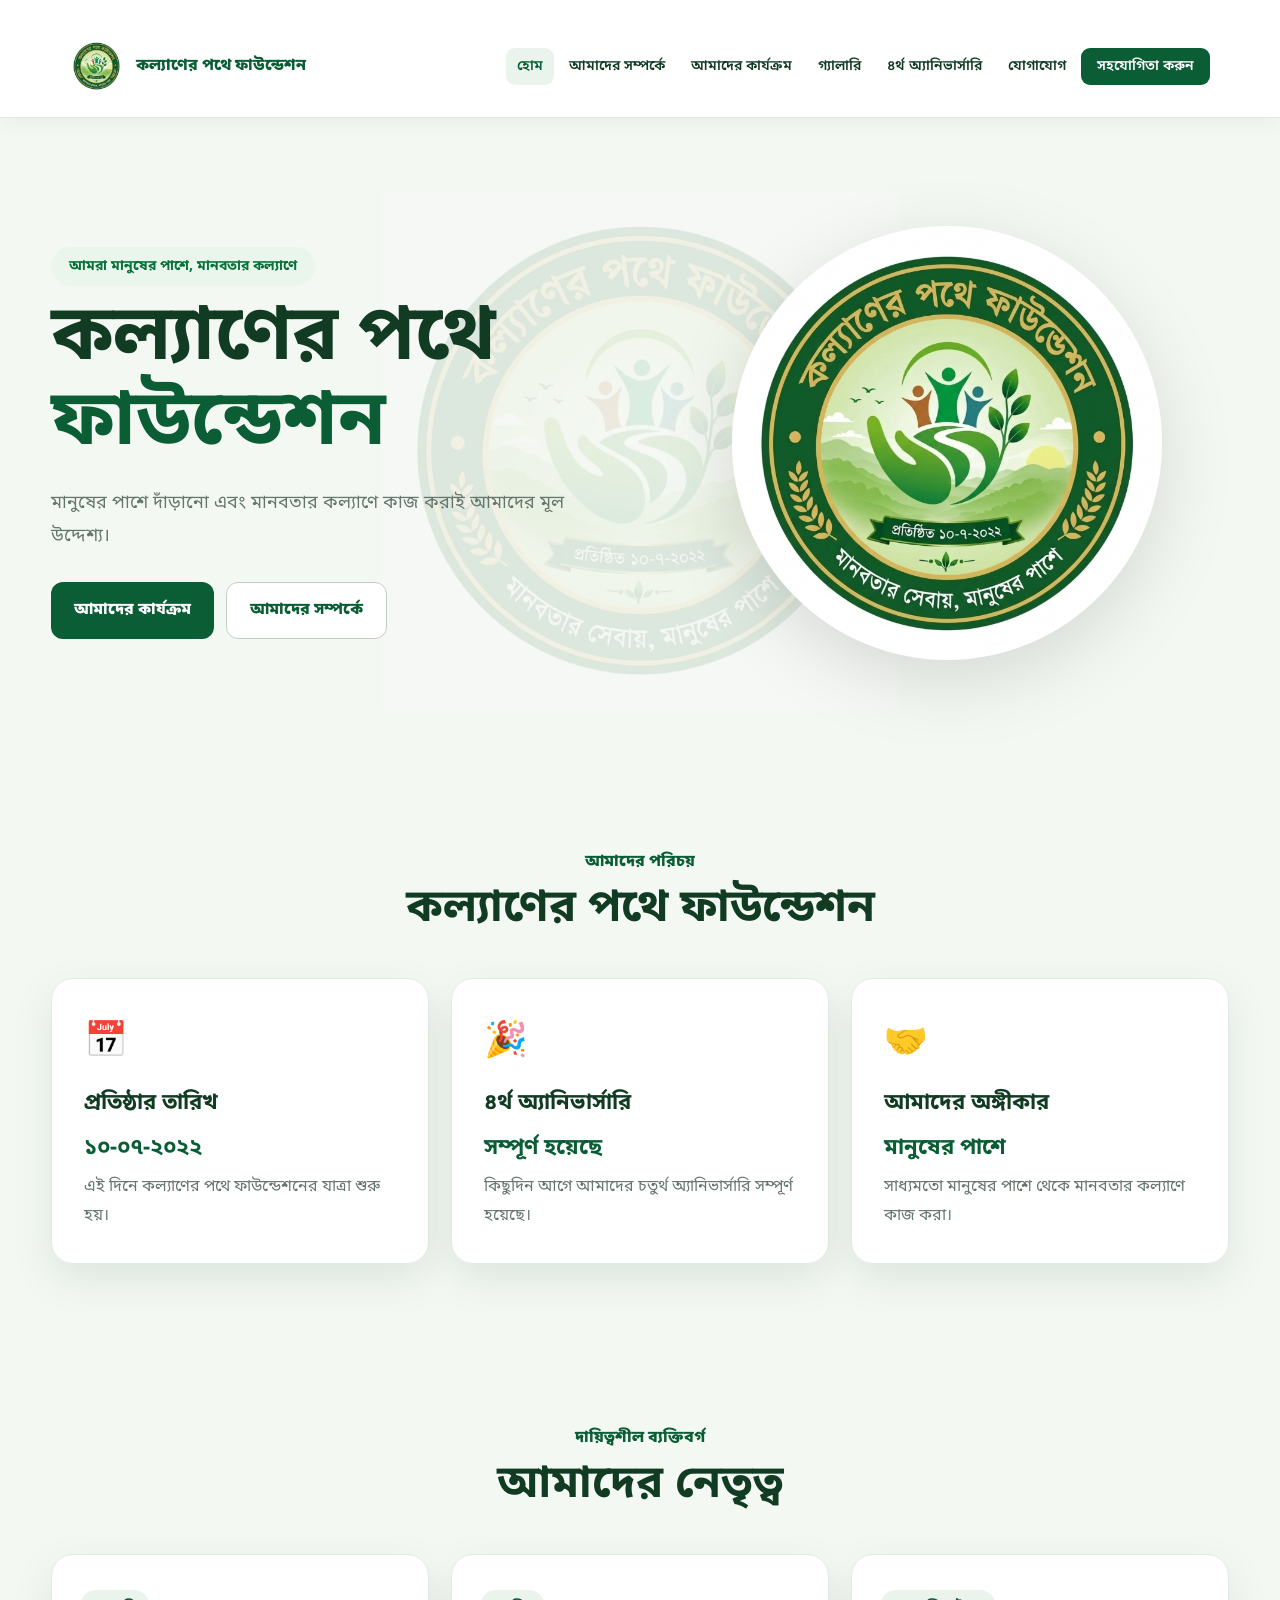
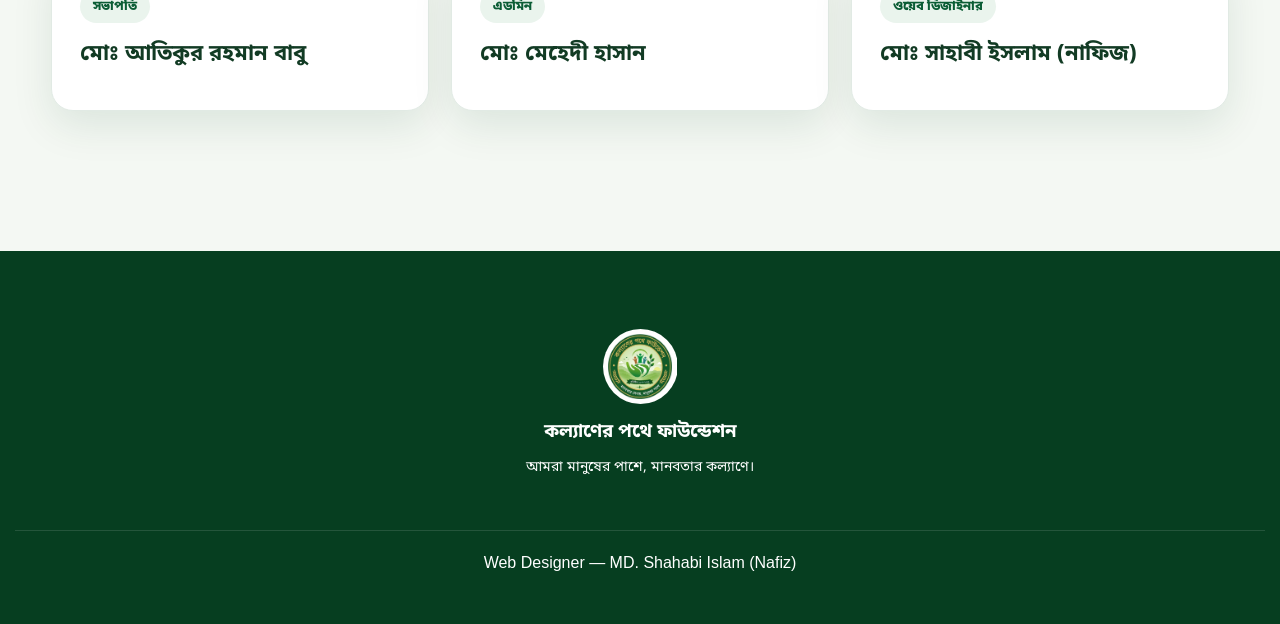
<file: index.html>
<!DOCTYPE html>
<html lang="bn">
<head>
    <meta charset="UTF-8">
    <meta name="viewport" content="width=device-width, initial-scale=1.0">
    <title>কল্যাণের পথে ফাউন্ডেশন</title>
    <link rel="stylesheet" href="style.css">
</head>

<body>

<header class="header">
    <div class="container nav-box">

        <a href="index.html" class="logo-area">
            <img src="logo(2).jpeg" alt="Logo">
            <span>কল্যাণের পথে ফাউন্ডেশন</span>
        </a>

        <nav>
            <center>
            <a href="index.html" class="active">হোম</a>
            <a href="about.html">আমাদের সম্পর্কে</a>
            <a href="activities.html">আমাদের কার্যক্রম</a>
            <a href="gallery.html">গ্যালারি</a>
            <a href="anniversary.html">৪র্থ অ্যানিভার্সারি</a>
            <a href="contact.html">যোগাযোগ</a>
            <a href="donate.html" class="donate-link">সহযোগিতা করুন</a>
       </center>
        </nav>

    </div>
</header>


<main>

<section class="home-hero">

    <div class="container hero-content">

        <div class="hero-text">

            <span class="small-title">
                আমরা মানুষের পাশে, মানবতার কল্যাণে
            </span>

            <h1>
                কল্যাণের পথে
                <br>
                <strong>ফাউন্ডেশন</strong>
            </h1>

            <p>
                মানুষের পাশে দাঁড়ানো এবং মানবতার কল্যাণে
                কাজ করাই আমাদের মূল উদ্দেশ্য।
            </p>

            <div class="buttons">
                <a href="activities.html" class="btn">
                    আমাদের কার্যক্রম
                </a>

                <a href="about.html" class="btn btn-white">
                    আমাদের সম্পর্কে
                </a>
            </div>

        </div>


        <div class="hero-logo">
            <img src="logo(2).jpeg" alt="ফাউন্ডেশন লোগো">
        </div>

    </div>

</section>


<section class="section">

    <div class="container">

        <div class="section-title">
            <span>আমাদের পরিচয়</span>
            <h2>কল্যাণের পথে ফাউন্ডেশন</h2>
        </div>


        <div class="card-grid">

            <div class="card">

                <div class="card-icon">📅</div>

                <h3>প্রতিষ্ঠার তারিখ</h3>

                <strong>১০-০৭-২০২২</strong>

                <p>
                    এই দিনে কল্যাণের পথে ফাউন্ডেশনের
                    যাত্রা শুরু হয়।
                </p>

            </div>


            <div class="card">

                <div class="card-icon">🎉</div>

                <h3>৪র্থ অ্যানিভার্সারি</h3>

                <strong>সম্পূর্ণ হয়েছে</strong>

                <p>
                    কিছুদিন আগে আমাদের চতুর্থ
                    অ্যানিভার্সারি সম্পূর্ণ হয়েছে।
                </p>

            </div>


            <div class="card">

                <div class="card-icon">🤝</div>

                <h3>আমাদের অঙ্গীকার</h3>

                <strong>মানুষের পাশে</strong>

                <p>
                    সাধ্যমতো মানুষের পাশে থেকে
                    মানবতার কল্যাণে কাজ করা।
                </p>

            </div>

        </div>

    </div>

</section>


<section class="section">

    <div class="container">

        <div class="section-title">
            <span>দায়িত্বশীল ব্যক্তিবর্গ</span>
            <h2>আমাদের নেতৃত্ব</h2>
        </div>


        <div class="leader-grid">

            <div class="leader-card">
                <span>সভাপতি</span>
                <h3>মোঃ আতিকুর রহমান বাবু</h3>
            </div>


            <div class="leader-card">
                <span>এডমিন</span>
                <h3>মোঃ মেহেদী হাসান</h3>
            </div>


            <div class="leader-card">
                <span>ওয়েব ডিজাইনার</span>
                <h3>মোঃ সাহাবী ইসলাম (নাফিজ)</h3>
            </div>

        </div>

    </div>

</section>

</main>


<footer>

    <div class="footer-content">

        <img src="logo(2).jpeg" alt="Logo">

        <h3>কল্যাণের পথে ফাউন্ডেশন</h3>

        <p>
            আমরা মানুষের পাশে, মানবতার কল্যাণে।
        </p>

    </div>

    <div class="footer-bottom">
        Web Designer — MD. Shahabi Islam (Nafiz)
    </div>

</footer>
<script src="script.js"></script>
</body>
</html>
</file>
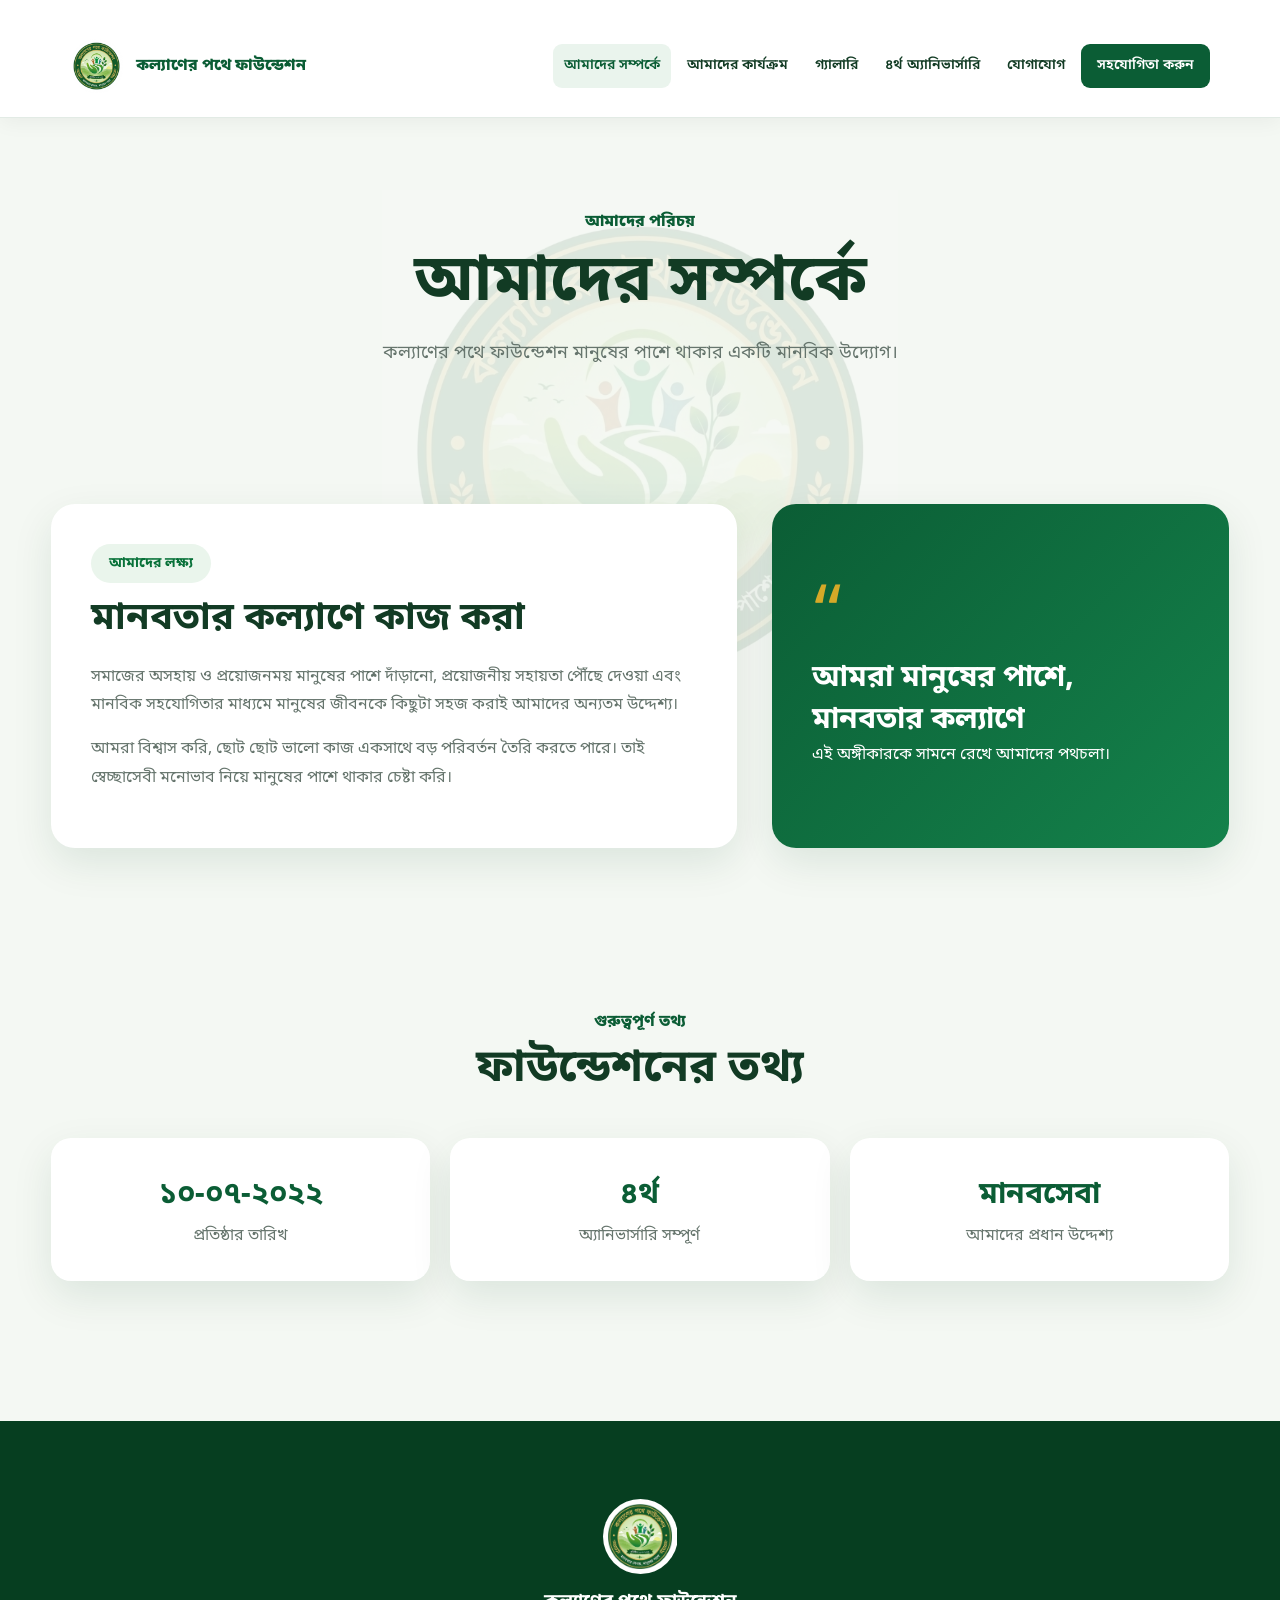
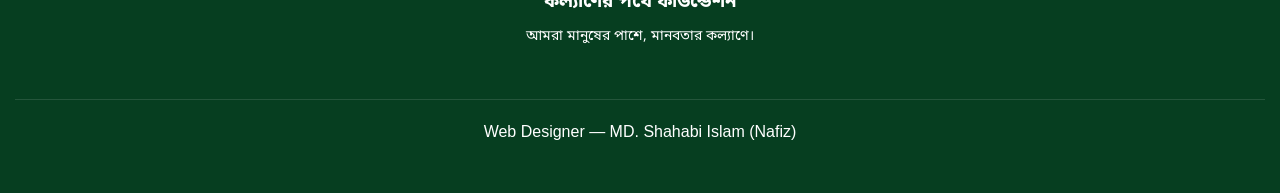
<file: about.html>
<!DOCTYPE html>
<html lang="bn">
<head>








   













    <meta charset="UTF-8">
    <meta name="viewport" content="width=device-width, initial-scale=1.0">
    <title>আমাদের সম্পর্কে</title>
    <link rel="stylesheet" href="style.css">
</head>

<body>

<header class="header">

    <div class="container nav-box">

        <a href="index.html" class="logo-area">
            <img src="logo(2).jpeg" alt="Logo">
            <span>কল্যাণের পথে ফাউন্ডেশন</span>
        </a>

        <nav>
           
            <a href="about.html" class="active">আমাদের সম্পর্কে</a>
            <a href="activities.html">আমাদের কার্যক্রম</a>
            <a href="gallery.html">গ্যালারি</a>
            <a href="anniversary.html">৪র্থ অ্যানিভার্সারি</a>
            <a href="contact.html">যোগাযোগ</a>
            <a href="donate.html" class="donate-link">সহযোগিতা করুন</a>
        </nav>

    </div>

</header>


<main>

<section class="page-banner">

    <span>আমাদের পরিচয়</span>

    <h1>আমাদের সম্পর্কে</h1>

    <p>
        কল্যাণের পথে ফাউন্ডেশন মানুষের পাশে থাকার
        একটি মানবিক উদ্যোগ।
    </p>

</section>


<section class="section">

    <div class="container about-grid">

        <div class="about-text">

            <span class="small-title">
                আমাদের লক্ষ্য
            </span>

            <h2>
                মানবতার কল্যাণে কাজ করা
            </h2>

            <p>
                সমাজের অসহায় ও প্রয়োজনময় মানুষের পাশে
                দাঁড়ানো, প্রয়োজনীয় সহায়তা পৌঁছে দেওয়া
                এবং মানবিক সহযোগিতার মাধ্যমে মানুষের
                জীবনকে কিছুটা সহজ করাই আমাদের অন্যতম
                উদ্দেশ্য।
            </p>

            <p>
                আমরা বিশ্বাস করি, ছোট ছোট ভালো কাজ
                একসাথে বড় পরিবর্তন তৈরি করতে পারে।
                তাই স্বেচ্ছাসেবী মনোভাব নিয়ে মানুষের
                পাশে থাকার চেষ্টা করি।
            </p>

        </div>


        <div class="quote-box">

            <div class="quote">
                “
            </div>

            <h2>
                আমরা মানুষের পাশে,
                মানবতার কল্যাণে
            </h2>

            <p>
                এই অঙ্গীকারকে সামনে রেখে
                আমাদের পথচলা।
            </p>

        </div>

    </div>

</section>


<section class="section">

    <div class="container">

        <div class="section-title">
            <span>গুরুত্বপূর্ণ তথ্য</span>
            <h2>ফাউন্ডেশনের তথ্য</h2>
        </div>


        <div class="info-grid">

            <div class="info-box">
                <h3>১০-০৭-২০২২</h3>
                <p>প্রতিষ্ঠার তারিখ</p>
            </div>

            <div class="info-box">
                <h3>৪র্থ</h3>
                <p>অ্যানিভার্সারি সম্পূর্ণ</p>
            </div>

            <div class="info-box">
                <h3>মানবসেবা</h3>
                <p>আমাদের প্রধান উদ্দেশ্য</p>
            </div>

        </div>

    </div>

</section>

</main>


<footer>

    <div class="footer-content">

        <img src="logo(2).jpeg" alt="Logo">
        

        <h3>কল্যাণের পথে ফাউন্ডেশন</h3>

        <p>আমরা মানুষের পাশে, মানবতার কল্যাণে।</p>

    </div>

    <div class="footer-bottom">
        Web Designer — MD. Shahabi Islam (Nafiz)
    </div>

</footer>
<script src="script.js"></script>
</body>
</html>
</file>
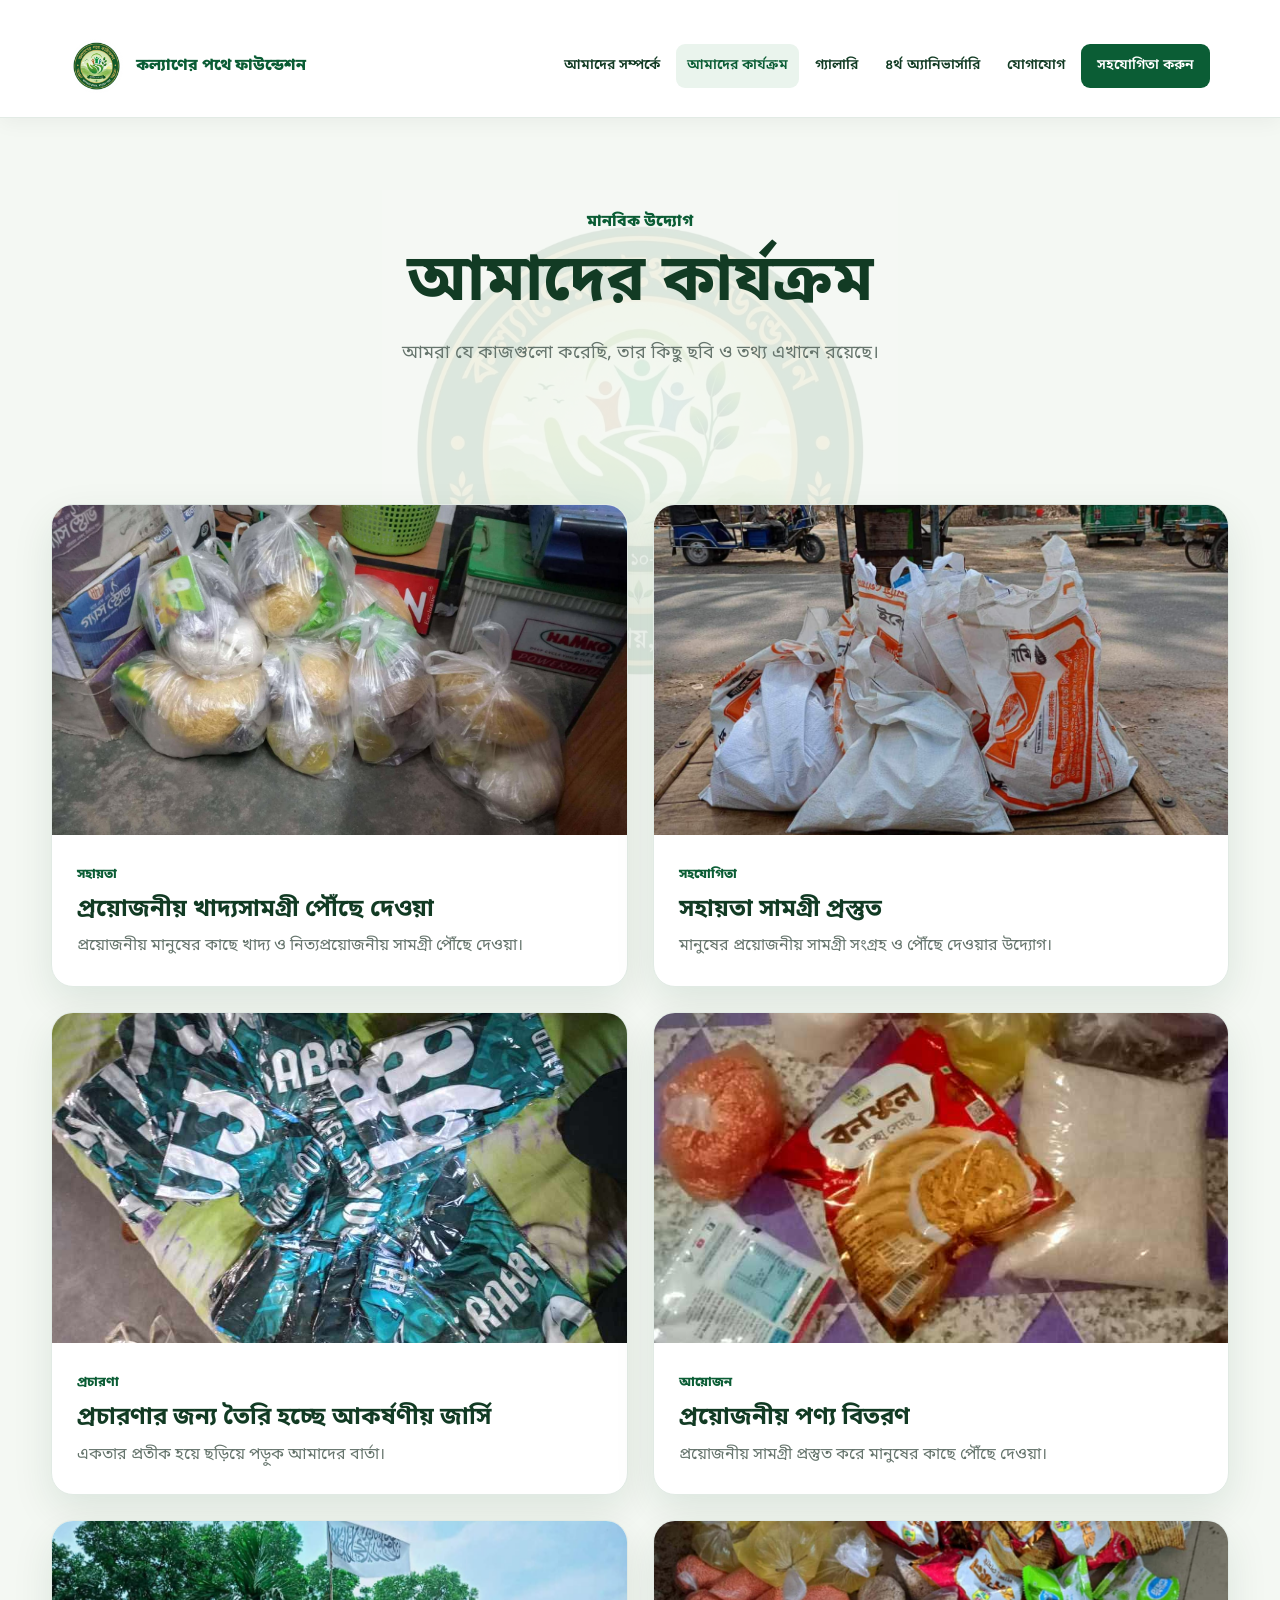
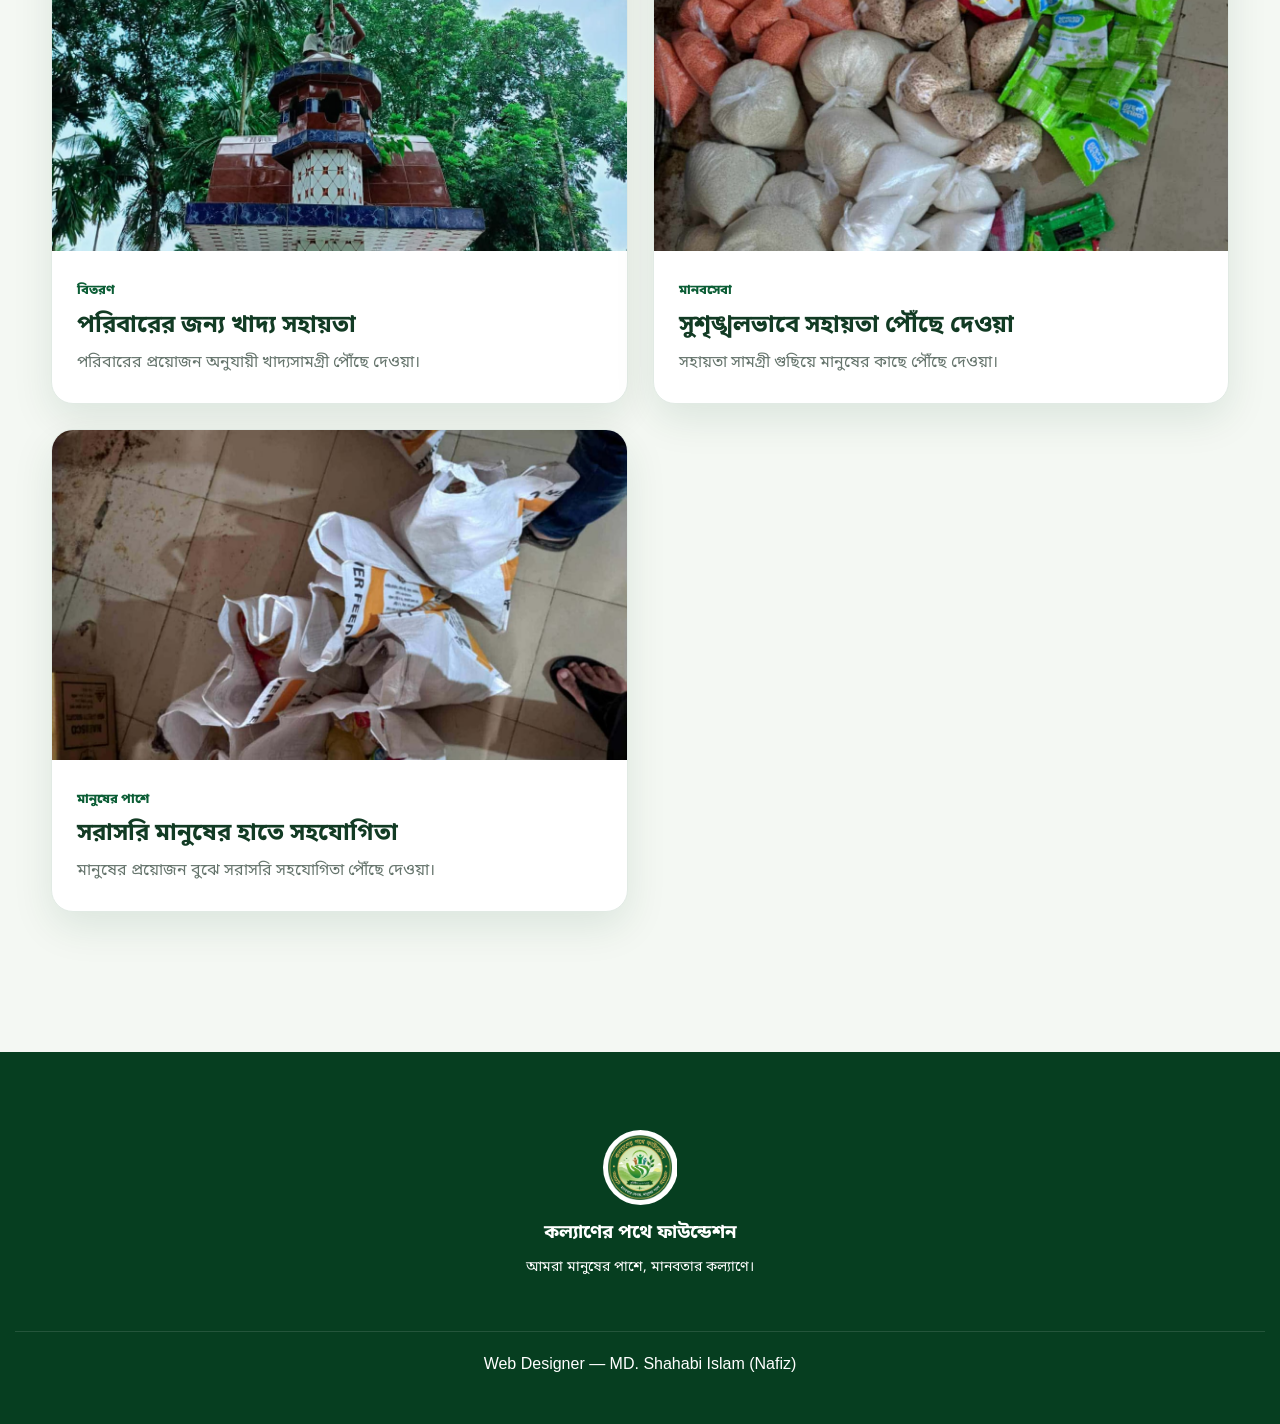
<file: activities.html>
<!DOCTYPE html>
<html lang="bn">
<head>
    <meta charset="UTF-8">
    <meta name="viewport" content="width=device-width, initial-scale=1.0">
    <title>আমাদের কার্যক্রম</title>
    <link rel="stylesheet" href="style.css">
</head>

<body>

<header class="header">

    <div class="container nav-box">

        <a href="index.html" class="logo-area">
            <img src="logo(2).jpeg" alt="Logo">
            <span>কল্যাণের পথে ফাউন্ডেশন</span>
        </a>

        <nav>
            
            <a href="about.html">আমাদের সম্পর্কে</a>
            <a href="activities.html" class="active">
                আমাদের কার্যক্রম
            </a>
            <a href="gallery.html">গ্যালারি</a>
            <a href="anniversary.html">৪র্থ অ্যানিভার্সারি</a>
            <a href="contact.html">যোগাযোগ</a>
            <a href="donate.html" class="donate-link">
                সহযোগিতা করুন
            </a>
        </nav>

    </div>

</header>


<main>

<section class="page-banner">

    <span>মানবিক উদ্যোগ</span>

    <h1>আমাদের কার্যক্রম</h1>

    <p>
        আমরা যে কাজগুলো করেছি,
        তার কিছু ছবি ও তথ্য এখানে রয়েছে।
    </p>

</section>


<section class="section">

    <div class="container">

        <div class="activity-grid">


            <div class="activity-card">

                <img src="imageshelp-photo-1.jpeg"
                     alt="সহায়তা কার্যক্রম">

                <div>

                    <span>সহায়তা</span>

                    <h2>
                        প্রয়োজনীয় খাদ্যসামগ্রী পৌঁছে দেওয়া
                    </h2>

                    <p>
                        প্রয়োজনীয় মানুষের কাছে খাদ্য ও
                        নিত্যপ্রয়োজনীয় সামগ্রী পৌঁছে দেওয়া।
                    </p>

                </div>

            </div>


            <div class="activity-card">

                <img src="imageshelp-photo-2.jpeg"
                     alt="সহায়তা সামগ্রী">

                <div>

                    <span>সহযোগিতা</span>

                    <h2>
                        সহায়তা সামগ্রী প্রস্তুত
                    </h2>

                    <p>
                        মানুষের প্রয়োজনীয় সামগ্রী সংগ্রহ
              
              
              
              
              
              
              
              
              
                        ও পৌঁছে দেওয়ার উদ্যোগ।
                    </p>

                </div>

            </div>


            <div class="activity-card">

                <img src="imageshelp-photo-3.jpeg"
                     alt="মানবিক কার্যক্রম">

                <div>

                    <span>প্রচারণা</span>

                    <h2>
                        প্রচারণার জন্য তৈরি হচ্ছে আকর্ষণীয় জার্সি

                    </h2>

                    <p>
                        একতার প্রতীক হয়ে ছড়িয়ে পড়ুক আমাদের বার্তা।
                    </p>

                </div>

            </div>


            <div class="activity-card">

                <img src="imageshelp-photo-4.jpeg"
                     alt="সহায়তা আয়োজন">

                <div>

                    <span>আয়োজন</span>

                    <h2>
                        প্রয়োজনীয় পণ্য বিতরণ
                    </h2>

                    <p>
                        প্রয়োজনীয় সামগ্রী প্রস্তুত করে
                        মানুষের কাছে পৌঁছে দেওয়া।
                    </p>

                </div>

            </div>


            <div class="activity-card">

                <img src="imageshelp-photo-5.jpeg"
                     alt="খাদ্যসামগ্রী">

                <div>

                    <span>বিতরণ</span>

                    <h2>
                        পরিবারের জন্য খাদ্য সহায়তা
                    </h2>

                    <p>
                        পরিবারের প্রয়োজন অনুযায়ী
                        খাদ্যসামগ্রী পৌঁছে দেওয়া।
                    </p>

                </div>

            </div>


            <div class="activity-card">

                <img src="imageshelp-photo-6.jpeg"
                     alt="সহায়তা বিতরণ">

                <div>

                    <span>মানবসেবা</span>

                    <h2>
                        সুশৃঙ্খলভাবে সহায়তা পৌঁছে দেওয়া
                    </h2>

                    <p>
                        সহায়তা সামগ্রী গুছিয়ে
                        মানুষের কাছে পৌঁছে দেওয়া।
                    </p>

                </div>

            </div>


            <div class="activity-card">

                <img src="imageshelp-photo-7.jpeg"
                     alt="মানুষের পাশে">

                <div>

                    <span>মানুষের পাশে</span>

                    <h2>
                        সরাসরি মানুষের হাতে সহযোগিতা
                    </h2>

                    <p>
                        মানুষের প্রয়োজন বুঝে সরাসরি
                        সহযোগিতা পৌঁছে দেওয়া।
                    </p>

                </div>

            </div>
 
 

        </div>

    </div>

</section>

</main>


<footer>

    <div class="footer-content">

        <img src="logo(2).jpeg" alt="Logo">

        <h3>কল্যাণের পথে ফাউন্ডেশন</h3>

        <p>আমরা মানুষের পাশে, মানবতার কল্যাণে।</p>

    </div>

    <div class="footer-bottom">
        Web Designer — MD. Shahabi Islam (Nafiz)
    </div>


</footer>
<script src="script.js"></script>
</body>
</html>
</file>
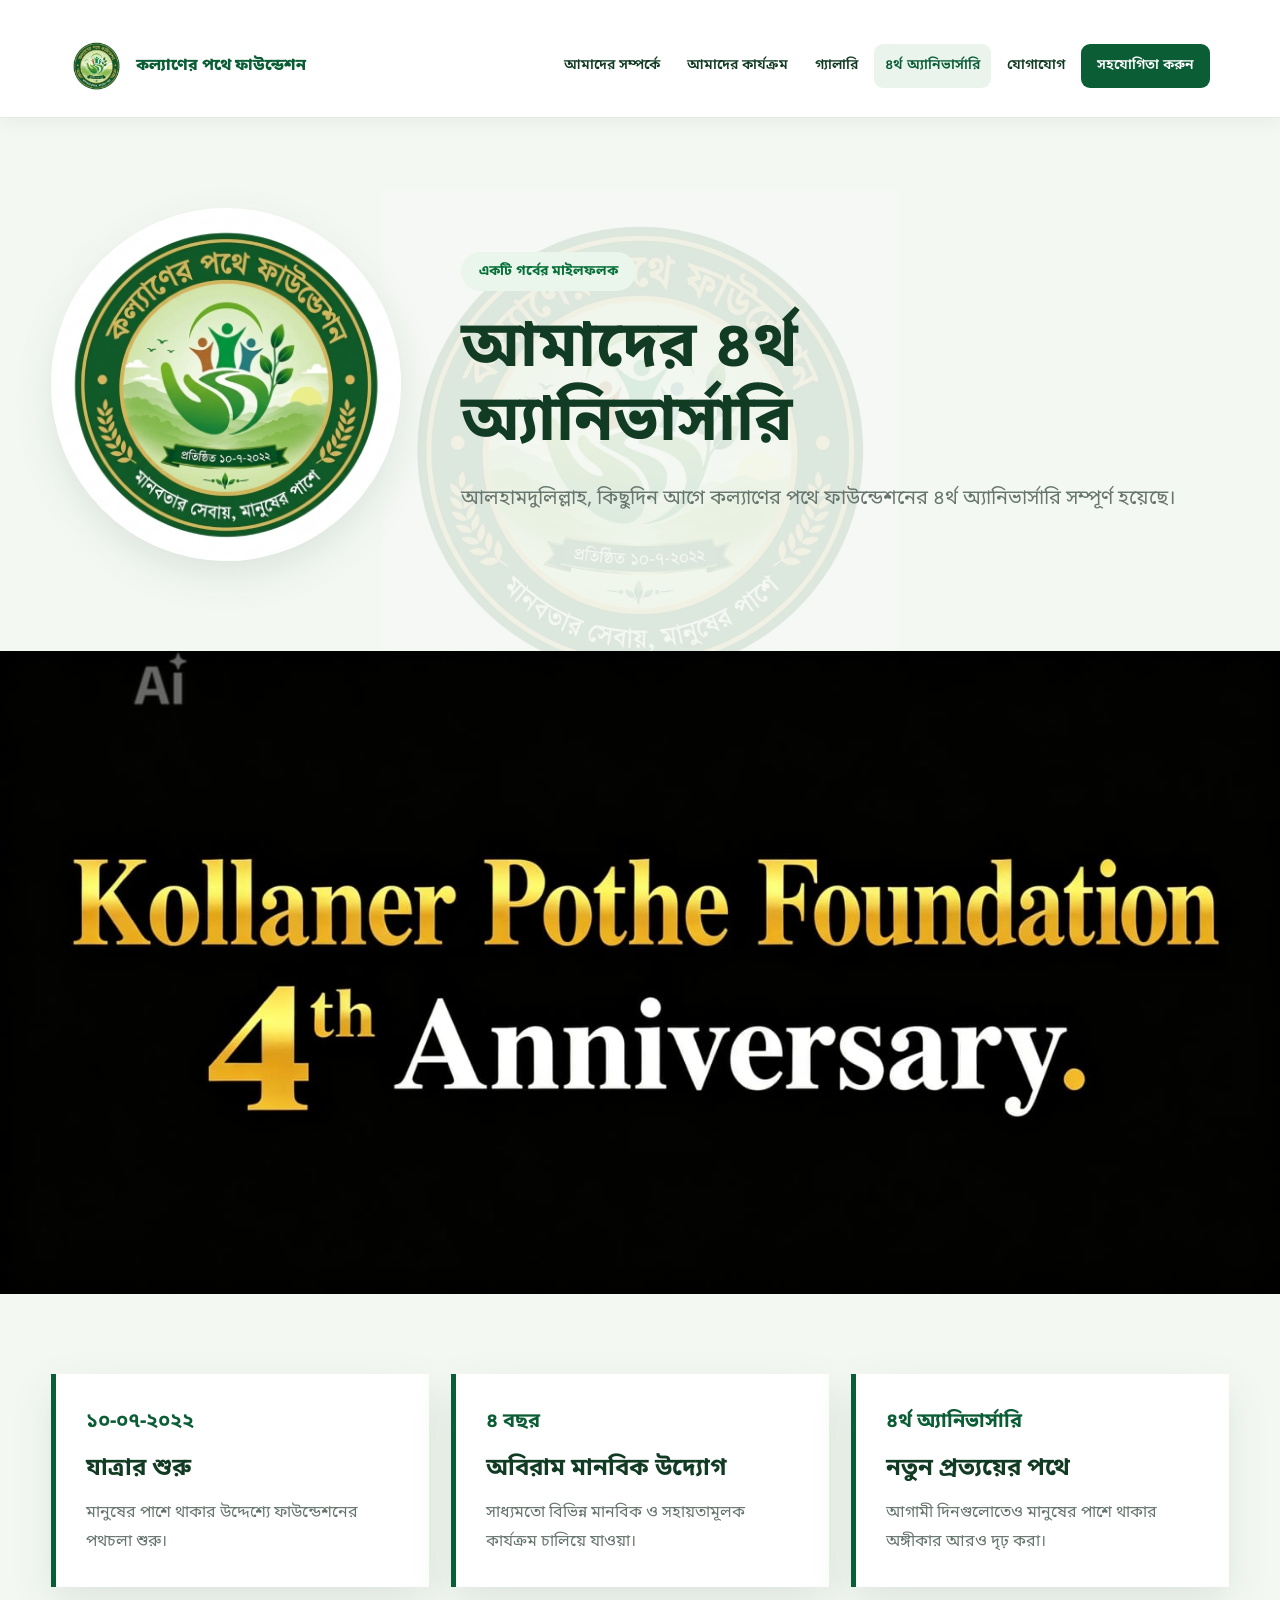
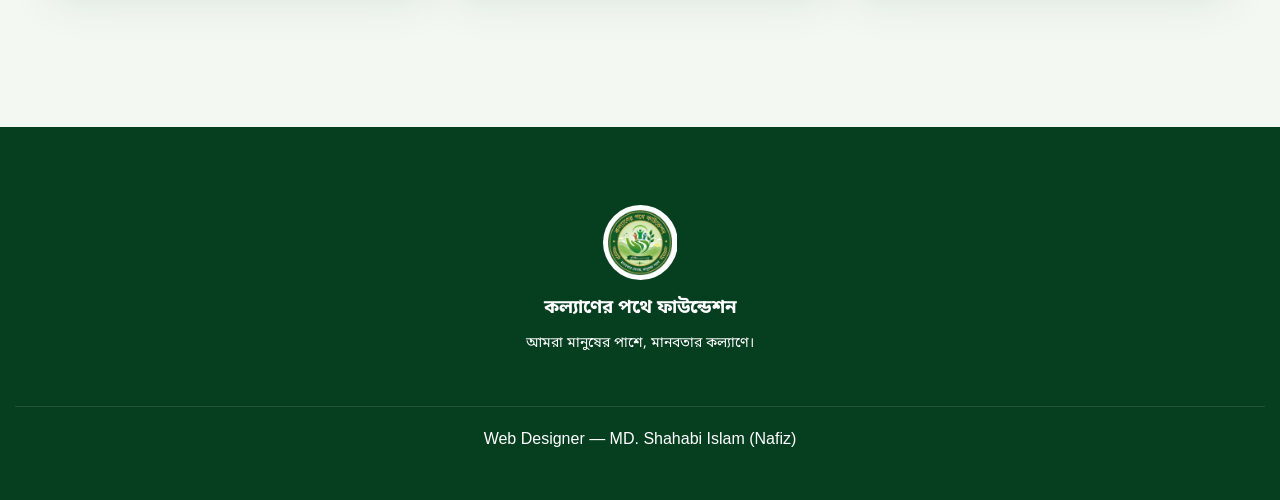
<file: anniversary.html>
<!DOCTYPE html>
<html lang="bn">
<head>

    <meta charset="UTF-8">

    <meta name="viewport"
          content="width=device-width, initial-scale=1.0">

    <title>৪র্থ অ্যানিভার্সারি</title>

    <link rel="stylesheet"
          href="style.css">

</head>

<body>


<header class="header">

    <div class="container nav-box">

        <a href="index.html"
           class="logo-area">

            <img src="logo(2).jpeg"
                 alt="Logo">

            <span>
                কল্যাণের পথে ফাউন্ডেশন
            </span>

        </a>


        <nav>

            
            </a>

            <a href="about.html">
                আমাদের সম্পর্কে
            </a>

            <a href="activities.html">
                আমাদের কার্যক্রম
            </a>

            <a href="gallery.html">
                গ্যালারি
            </a>

            <a href="anniversary.html"
               class="active">

                ৪র্থ অ্যানিভার্সারি

            </a>

            <a href="contact.html">
                যোগাযোগ
            </a>

            <a href="donate.html"
               class="donate-link">

                সহযোগিতা করুন

            </a>

        </nav>

    </div>

</header>


<main>


<section class="anniversary-section">

    <div class="container anniversary-content">


        <div class="anniversary-logo">

            <img src="logo(2).jpeg"
                 alt="ফাউন্ডেশন লোগো">

        </div>


        <div>

            <span class="small-title">
                একটি গর্বের মাইলফলক
            </span>

            <h1>
                আমাদের ৪র্থ
                <br>
                অ্যানিভার্সারি
            </h1>

            <p>

                আলহামদুলিল্লাহ,
                কিছুদিন আগে কল্যাণের পথে
                ফাউন্ডেশনের ৪র্থ অ্যানিভার্সারি
                সম্পূর্ণ হয়েছে।

            </p>

        </div>

    </div>

</section>
 <img src="4th year.jpeg"
                 alt="কার্যক্রমের ছবি">

<section class="section">

    <div class="container timeline">


        <div class="timeline-card">

            <strong>
                ১০-০৭-২০২২
            </strong>

            <h2>
                যাত্রার শুরু
            </h2>

            <p>
                মানুষের পাশে থাকার উদ্দেশ্যে
                ফাউন্ডেশনের পথচলা শুরু।
            </p>

        </div>


        <div class="timeline-card">

            <strong>
                ৪ বছর
            </strong>

            <h2>
                অবিরাম মানবিক উদ্যোগ
            </h2>

            <p>
                সাধ্যমতো বিভিন্ন মানবিক ও
                সহায়তামূলক কার্যক্রম চালিয়ে যাওয়া।
            </p>

        </div>


        <div class="timeline-card">

            <strong>
                ৪র্থ অ্যানিভার্সারি
            </strong>

            <h2>
                নতুন প্রত্যয়ের পথে
            </h2>

            <p>
                আগামী দিনগুলোতেও মানুষের পাশে
                থাকার অঙ্গীকার আরও দৃঢ় করা।
            </p>

        </div>


    </div>

</section>


</main>


<footer>

    <div class="footer-content">

        <img src="logo(2).jpeg"
             alt="Logo">

        <h3>
            কল্যাণের পথে ফাউন্ডেশন
        </h3>

        <p>
            আমরা মানুষের পাশে,
            মানবতার কল্যাণে।
        </p>

    </div>


    <div class="footer-bottom">

        Web Designer —
        MD. Shahabi Islam (Nafiz)

    </div>

</footer>
<script src="script.js"></script>

</body>
</html>
</file>
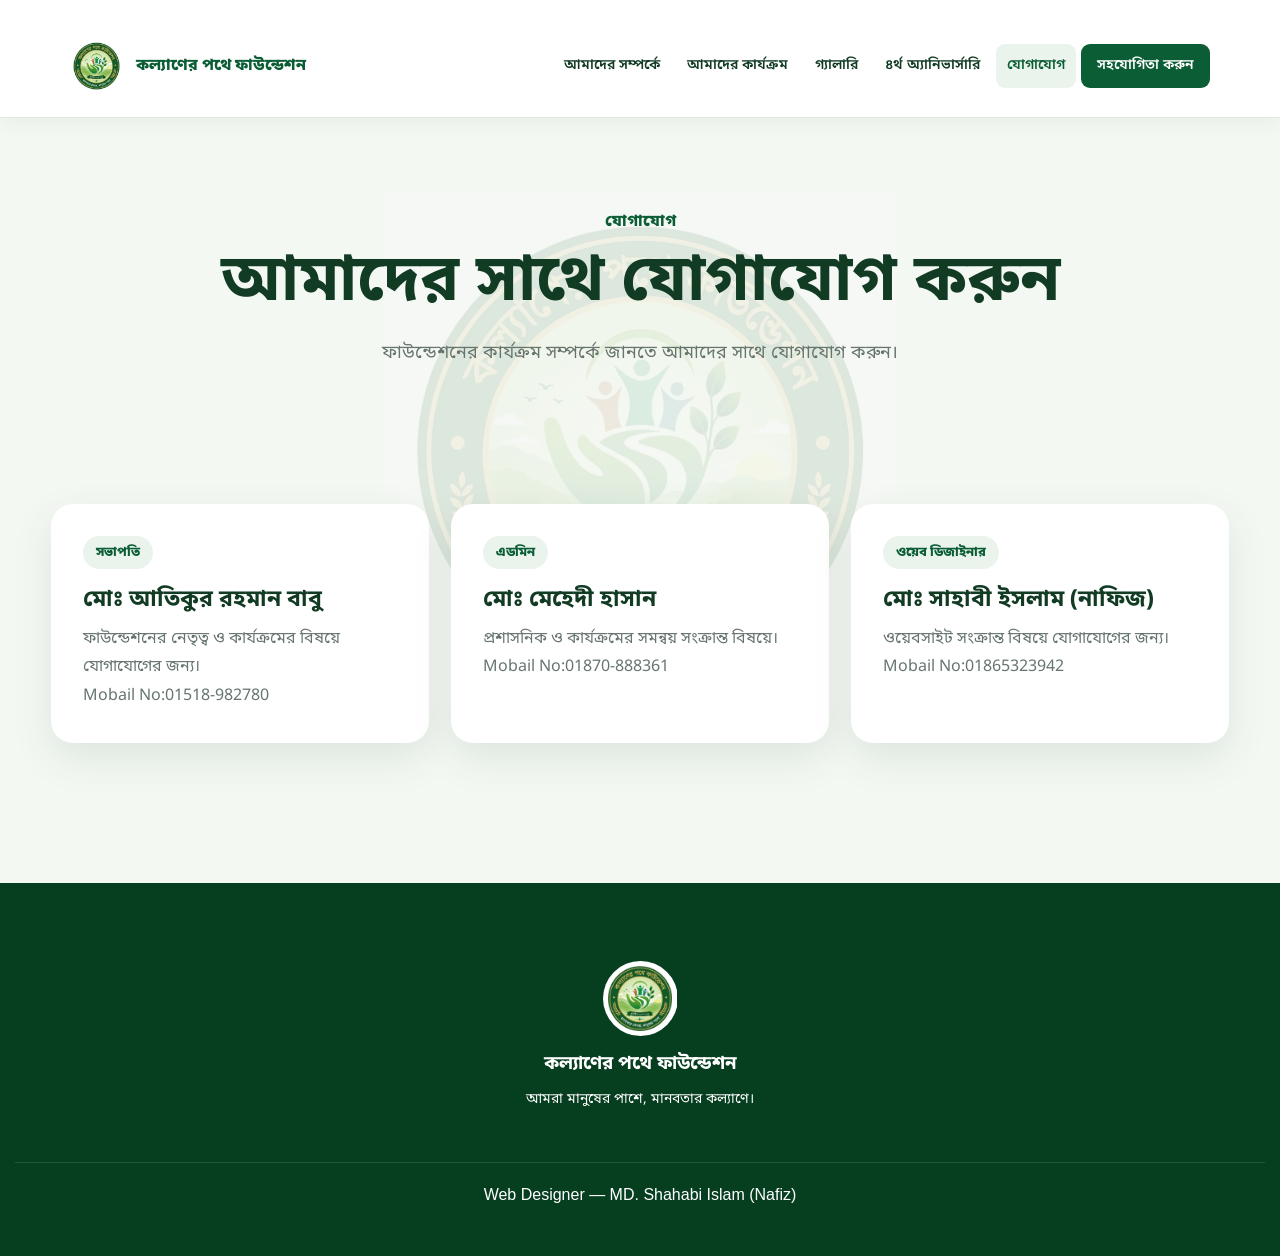
<file: contact.html>
<!DOCTYPE html>
<html lang="bn">
<head>

    <meta charset="UTF-8">

    <meta name="viewport"
          content="width=device-width, initial-scale=1.0">

    <title>যোগাযোগ</title>

    <link rel="stylesheet"
          href="style.css">

</head>

<body>


<header class="header">

    <div class="container nav-box">

        <a href="index.html"
           class="logo-area">

            <img src="logo(2).jpeg"
                 alt="Logo">

            <span>
                কল্যাণের পথে ফাউন্ডেশন
            </span>

        </a>


        <nav>

            
            </a>

            <a href="about.html">
                আমাদের সম্পর্কে
            </a>

            <a href="activities.html">
                আমাদের কার্যক্রম
            </a>

            <a href="gallery.html">
                গ্যালারি
            </a>

            <a href="anniversary.html">
                ৪র্থ অ্যানিভার্সারি
            </a>

            <a href="contact.html"
               class="active">

                যোগাযোগ

            </a>

            <a href="donate.html"
               class="donate-link">

                সহযোগিতা করুন

            </a>

        </nav>

    </div>

</header>


<main>


<section class="page-banner">

    <span>
        যোগাযোগ
    </span>

    <h1>
        আমাদের সাথে যোগাযোগ করুন
    </h1>

    <p>
        ফাউন্ডেশনের কার্যক্রম সম্পর্কে জানতে
        আমাদের সাথে যোগাযোগ করুন।
    </p>

</section>


<section class="section">

    <div class="container contact-grid">


        <div class="contact-card">

            <span>
                সভাপতি
            </span>

            <h2>
                মোঃ আতিকুর রহমান বাবু
            </h2>

            <p>
                ফাউন্ডেশনের নেতৃত্ব ও কার্যক্রমের
                বিষয়ে যোগাযোগের জন্য। <br>
                Mobail No:01518-982780
            </p>

        </div>


        <div class="contact-card">

            <span>
                এডমিন
            </span>

            <h2>
                মোঃ মেহেদী হাসান
            </h2>

            <p>
                প্রশাসনিক ও কার্যক্রমের
                সমন্বয় সংক্রান্ত বিষয়ে।
                Mobail No:01870-888361
            </p>

        </div>


        <div class="contact-card">

            <span>
                ওয়েব ডিজাইনার
            </span>

            <h2>
                মোঃ সাহাবী ইসলাম (নাফিজ)
            </h2>

            <p>
                ওয়েবসাইট সংক্রান্ত বিষয়ে
                যোগাযোগের জন্য।
                Mobail No:01865323942
            </p>

        </div>


    </div>

</section>


</main>


<footer>

    <div class="footer-content">

        <img src="logo(2).jpeg"
             alt="Logo">

        <h3>
            কল্যাণের পথে ফাউন্ডেশন
        </h3>

        <p>
            আমরা মানুষের পাশে,
            মানবতার কল্যাণে।
        </p>

    </div>


    <div class="footer-bottom">

        Web Designer —
        MD. Shahabi Islam (Nafiz)

    </div>

</footer>
<script src="script.js"></script>

</body>
</html>
</file>
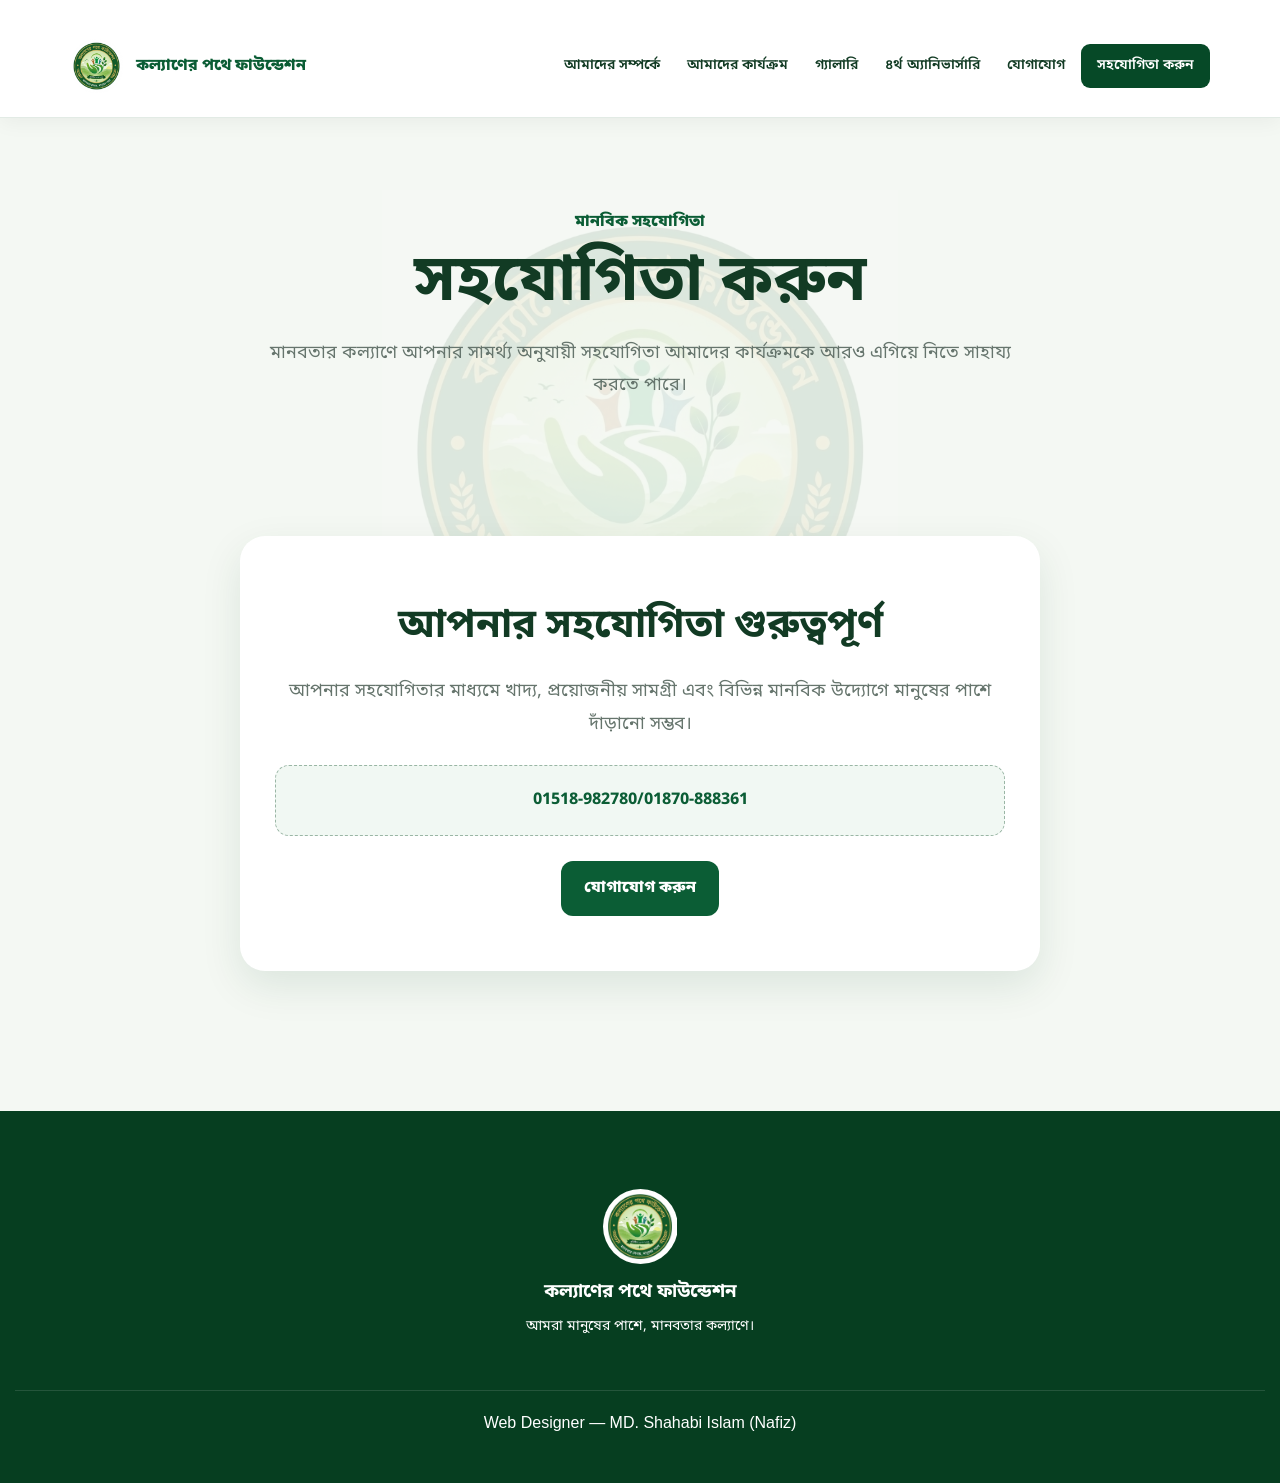
<file: donate.html>
<!DOCTYPE html>
<html lang="bn">
<head>

    <meta charset="UTF-8">

    <meta name="viewport"
          content="width=device-width, initial-scale=1.0">

    <title>সহযোগিতা করুন</title>

    <link rel="stylesheet"
          href="style.css">

</head>

<body>


<header class="header">

    <div class="container nav-box">

        <a href="index.html"
           class="logo-area">

            <img src="logo(2).jpeg"
                 alt="Logo">

            <span>
                কল্যাণের পথে ফাউন্ডেশন
            </span>

        </a>


        <nav>

            

            <a href="about.html">
                আমাদের সম্পর্কে
            </a>

            <a href="activities.html">
                আমাদের কার্যক্রম
            </a>

            <a href="gallery.html">
                গ্যালারি
            </a>

            <a href="anniversary.html">
                ৪র্থ অ্যানিভার্সারি
            </a>

            <a href="contact.html">
                যোগাযোগ
            </a>

            <a href="donate.html"
               class="donate-link active">

                সহযোগিতা করুন

            </a>

        </nav>

    </div>

</header>


<main>


<section class="page-banner">

    <span>
        মানবিক সহযোগিতা
    </span>

    <h1>
        সহযোগিতা করুন
    </h1>

    <p>
        মানবতার কল্যাণে আপনার সামর্থ্য অনুযায়ী
        সহযোগিতা আমাদের কার্যক্রমকে আরও এগিয়ে
        নিতে সাহায্য করতে পারে।
    </p>

</section>


<section class="section">

    <div class="container donate-box">

        <h2>
            আপনার সহযোগিতা গুরুত্বপূর্ণ
        </h2>

        <p>
            আপনার সহযোগিতার মাধ্যমে খাদ্য,
            প্রয়োজনীয় সামগ্রী এবং বিভিন্ন মানবিক
            উদ্যোগে মানুষের পাশে দাঁড়ানো সম্ভব।
        </p>


        <div class="notice">
01518-982780/01870-888361
           
        </div>


        <a href="contact.html"
           class="btn">

            যোগাযোগ করুন

        </a>

    </div>

</section>


</main>


<footer>

    <div class="footer-content">

        <img src="logo(2).jpeg"
             alt="Logo">

        <h3>
            কল্যাণের পথে ফাউন্ডেশন
        </h3>

        <p>
            আমরা মানুষের পাশে,
            মানবতার কল্যাণে।
        </p>

    </div>


    <div class="footer-bottom">

        Web Designer —
        MD. Shahabi Islam (Nafiz)

    </div>

</footer>

<script src="script.js"></script>
</body>
</html>
</file>
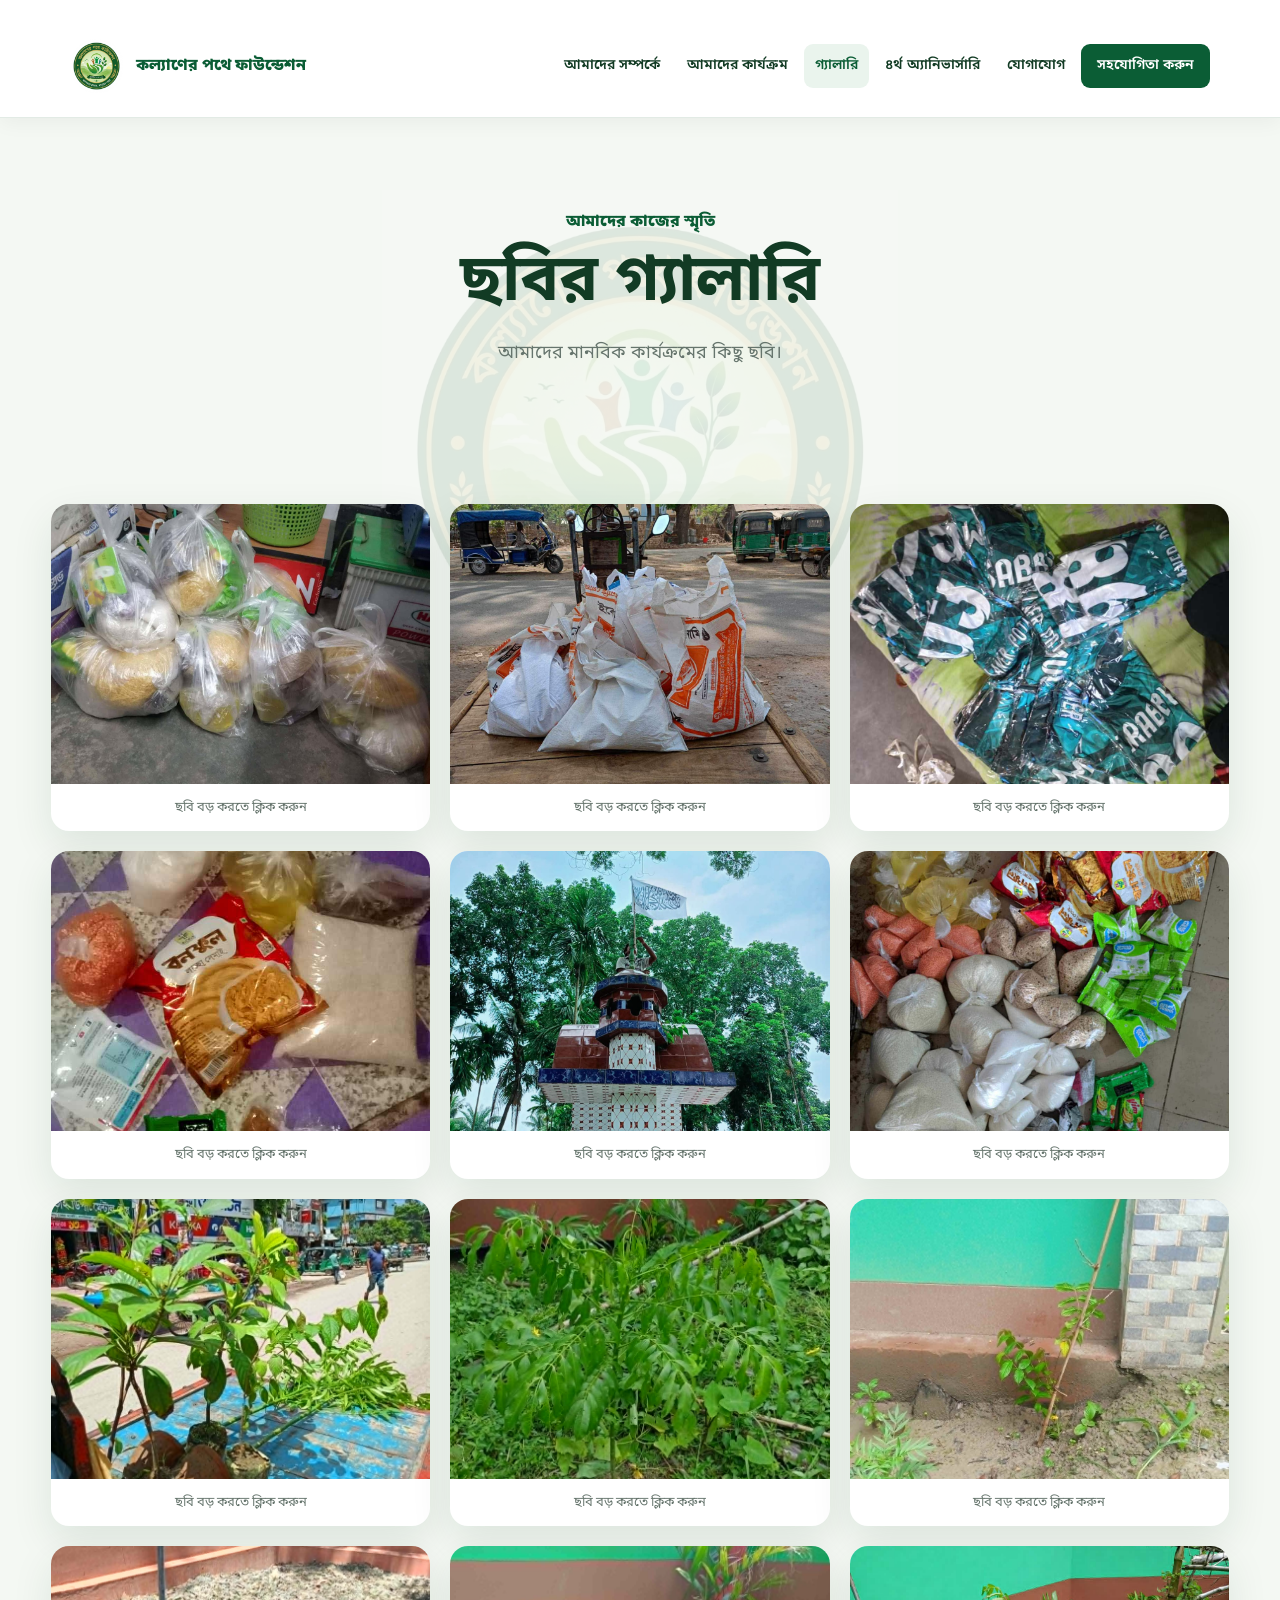
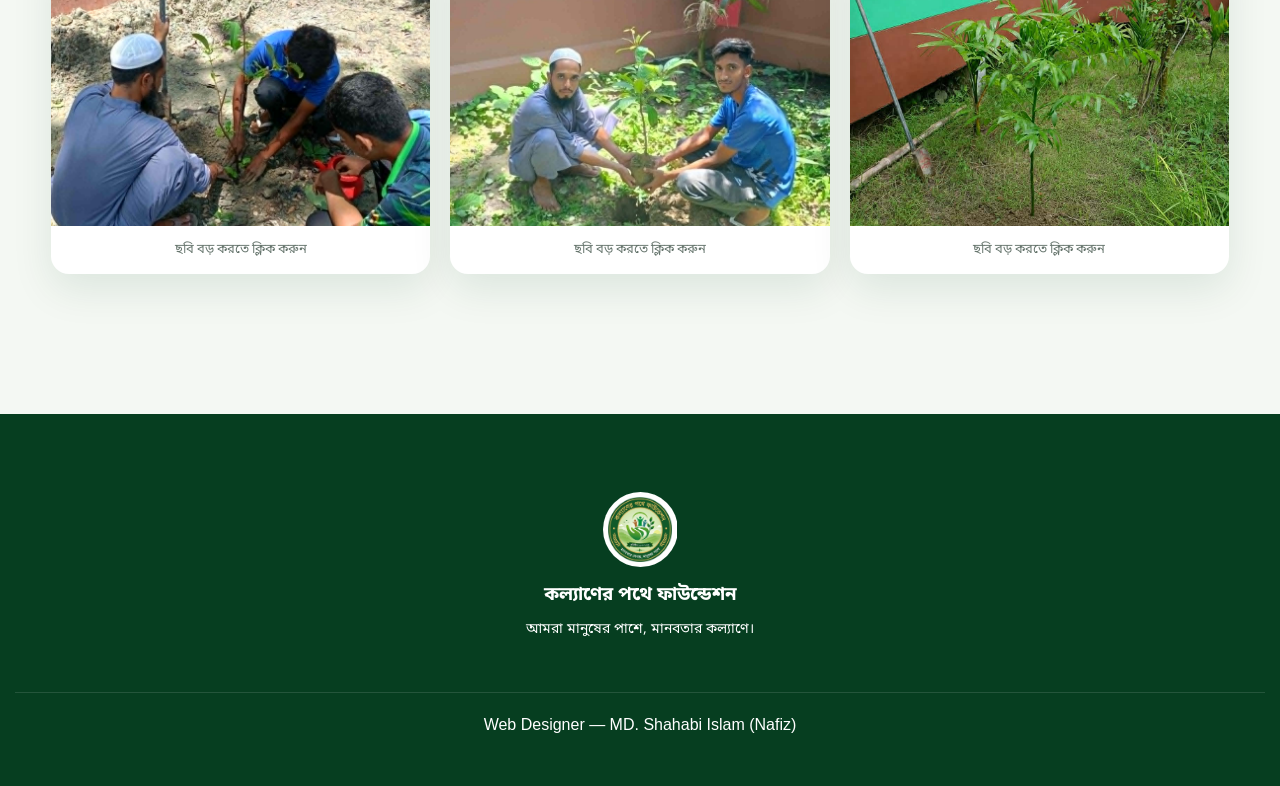
<file: gallery.html>
<!DOCTYPE html>
<html lang="bn">
<head>
    <meta charset="UTF-8">
    <meta name="viewport" content="width=device-width, initial-scale=1.0">

    <title>ছবির গ্যালারি</title>

    <link rel="stylesheet" href="style.css">
</head>

<body>

<header class="header">

    <div class="container nav-box">

        <a href="index.html" class="logo-area">
            <img src="logo(2).jpeg" alt="Logo">
            <span>কল্যাণের পথে ফাউন্ডেশন</span>
        </a>

        <nav>

            

            <a href="about.html">আমাদের সম্পর্কে</a>

            <a href="activities.html">আমাদের কার্যক্রম</a>

            <a href="gallery.html" class="active">
                গ্যালারি
            </a>

            <a href="anniversary.html">
                ৪র্থ অ্যানিভার্সারি
            </a>

            <a href="contact.html">
                যোগাযোগ
            </a>

            <a href="donate.html" class="donate-link">
                সহযোগিতা করুন
            </a>

        </nav>

    </div>

</header>


<main>

<section class="page-banner">

    <span>আমাদের কাজের স্মৃতি</span>

    <h1>ছবির গ্যালারি</h1>

    <p>
        আমাদের মানবিক কার্যক্রমের কিছু ছবি।
    </p>

</section>


<section class="section">

    <div class="container gallery-grid">


        <label class="gallery-item">

            <input type="checkbox">

            <img src="imageshelp-photo-1.jpeg"
                 alt="কার্যক্রমের ছবি">

            <span>
                ছবি বড় করতে ক্লিক করুন
            </span>

        </label>


        <label class="gallery-item">

            <input type="checkbox">

            <img src="imageshelp-photo-2.jpeg"
                 alt="কার্যক্রমের ছবি">

            <span>
                ছবি বড় করতে ক্লিক করুন
            </span>

        </label>


        <label class="gallery-item">

            <input type="checkbox">

            <img src="imageshelp-photo-3.jpeg"
                 alt="কার্যক্রমের ছবি">

            <span>
                ছবি বড় করতে ক্লিক করুন
            </span>

        </label>


        <label class="gallery-item">

            <input type="checkbox">

            <img src="imageshelp-photo-4.jpeg"
                 alt="কার্যক্রমের ছবি">

            <span>
                ছবি বড় করতে ক্লিক করুন
            </span>

        </label>


        <label class="gallery-item">

            <input type="checkbox">

            <img src="imageshelp-photo-5.jpeg"
                 alt="কার্যক্রমের ছবি">

            <span>
                ছবি বড় করতে ক্লিক করুন
            </span>

        </label>


        <label class="gallery-item">

            <input type="checkbox">

            <img src="imageshelp-photo-6.jpeg"
                 alt="কার্যক্রমের ছবি">

            <span>
                ছবি বড় করতে ক্লিক করুন
            </span>

        </label>


        <label class="gallery-item">

            <input type="checkbox">

            <img src="tree2.jpeg"
                 alt="কার্যক্রমের ছবি">

            <span>
                ছবি বড় করতে ক্লিক করুন
            </span>

        </label>
<label class="gallery-item">

            <input type="checkbox">

            <img src="tree1.jpeg"
                 alt="কার্যক্রমের ছবি">

            <span>
                ছবি বড় করতে ক্লিক করুন
            </span>

        </label>
<label class="gallery-item">

            <input type="checkbox">

            <img src="tree3.jpeg"
                 alt="কার্যক্রমের ছবি">

            <span>
                ছবি বড় করতে ক্লিক করুন
            </span>

        </label>

<label class="gallery-item">

            <input type="checkbox">

            <img src="tree5.jpeg"
                 alt="কার্যক্রমের ছবি">

            <span>
                ছবি বড় করতে ক্লিক করুন
            </span>

        </label>
<label class="gallery-item">

            <input type="checkbox">

            <img src="tree6.jpeg"
                 alt="কার্যক্রমের ছবি">

            <span>
                ছবি বড় করতে ক্লিক করুন
            </span>

        </label>
<label class="gallery-item">

            <input type="checkbox">

            <img src="tree7.jpeg"
                 alt="কার্যক্রমের ছবি">

            <span>
                ছবি বড় করতে ক্লিক করুন
            </span>

        </label>


    </div>

</section>

</main>


<footer>

    <div class="footer-content">

        <img src="logo(2).jpeg" alt="Logo">

        <h3>কল্যাণের পথে ফাউন্ডেশন</h3>

        <p>আমরা মানুষের পাশে, মানবতার কল্যাণে।</p>

    </div>

    <div class="footer-bottom">
        Web Designer — MD. Shahabi Islam (Nafiz)
    </div>

</footer>
<script src="script.js"></script>
</body>
</html>
</file>
<file: style.css>
@import url('https://fonts.googleapis.com/css2?family=Noto+Sans+Bengali:wght@400;500;600;700;800&display=swap');


:root {

    --green: #0b5d35;
    --green-dark: #064927;
    --green-light: #eaf4ed;

    --gold: #d5a928;

    --dark: #123025;
    --text: #31463b;
    --muted: #66756d;

    --white: #ffffff;

    --background: #f6f9f6;

    --shadow:
        0 15px 40px rgba(8,64,38,.10);

}


* {

    margin: 0;
    padding: 0;

    box-sizing: border-box;

}


html {

    scroll-behavior: smooth;

}


body {

    font-family:
        'Noto Sans Bengali',
        Arial,
        sans-serif;

    background: var(--background);

    color: var(--dark);

    line-height: 1.8;

}


/* Background logo */

body::before {

    content: "";

    position: fixed;

    inset: 0;

    background-image:

        linear-gradient(
            rgba(246,249,246,.95),
            rgba(246,249,246,.95)
        ),

        url("images/logo.jpg");

    background-repeat: no-repeat;

    background-position: center;

    background-size: 500px;

    z-index: -1;

    pointer-events: none;

}


img {

    max-width: 100%;

    display: block;

}


a {

    text-decoration: none;

    color: inherit;

}


.container {

    width: 92%;

    max-width: 1180px;

    margin: auto;

}


/* ================= HEADER ================= */

.header {

    position: sticky;

    top: 0;

    z-index: 999;

    background: rgba(255,255,255,.97);

    border-bottom:
        1px solid #e2ebe5;

    box-shadow:
        0 4px 20px rgba(0,0,0,.05);

}


.nav-box {

    min-height: 82px;

    display: flex;

    align-items: center;

    justify-content: space-between;

    gap: 20px;

}


.logo-area {

    display: flex;

    align-items: center;

    gap: 12px;

    color: var(--green);

    font-weight: 800;

    white-space: nowrap;

}


.logo-area img {

    width: 54px;

    height: 54px;

    object-fit: contain;

    border-radius: 50%;

}


/* Navigation */

nav {

    display: flex;

    align-items: center;

    justify-content: flex-end;

    gap: 5px;

    flex-wrap: wrap;

}


nav a {

    font-size: 14px;

    font-weight: 600;

    padding: 9px 11px;

    border-radius: 9px;

    transition: .2s;

}


nav a:hover,

nav a.active {

    color: var(--green);

    background:
        var(--green-light);

}


nav a.donate-link {

    background: var(--green);

    color: white;

    padding-left: 16px;

    padding-right: 16px;

}


nav a.donate-link:hover,

nav a.donate-link.active {

    background: var(--green-dark);

    color: white;

}


/* ================= HOME ================= */

.home-hero {

    min-height: 650px;

    display: flex;

    align-items: center;

}


.hero-content {

    display: grid;

    grid-template-columns: 1fr 1fr;

    gap: 50px;

    align-items: center;

}


.small-title {

    display: inline-block;

    color: var(--green);

    font-weight: 800;

    margin-bottom: 12px;

}


.hero-text h1 {

    font-size:
        clamp(45px,6vw,78px);

    line-height: 1.1;

    margin-bottom: 20px;

}


.hero-text h1 strong {

    color: var(--green);

}


.hero-text p {

    max-width: 650px;

    font-size: 18px;

    color: var(--muted);

}


.buttons {

    display: flex;

    gap: 12px;

    flex-wrap: wrap;

    margin-top: 30px;

}


.btn {

    display: inline-flex;

    align-items: center;

    justify-content: center;

    padding: 13px 23px;

    border-radius: 12px;

    background: var(--green);

    color: white;

    font-weight: 800;

    transition: .2s;

}


.btn:hover {

    background: var(--green-dark);

    transform: translateY(-2px);

}


.btn-white {

    background: white;

    color: var(--green);

    border: 1px solid #bdd0c3;

}


.btn-white:hover {

    background: var(--green-light);

}


.hero-logo {

    display: flex;

    justify-content: center;

    align-items: center;

}


.hero-logo img {

    width: min(430px,80%);

    border-radius: 50%;

    filter:
        drop-shadow(
            0 20px 35px
            rgba(0,0,0,.12)
        );

}


/* ================= SECTION ================= */

.section {

    padding: 80px 0;

}


.section-title {

    text-align: center;

    margin-bottom: 40px;

}


.section-title span {

    color: var(--green);

    font-weight: 800;

}


.section-title h2 {

    font-size:
        clamp(30px,4vw,45px);

    line-height: 1.25;

    margin-top: 5px;

}


/* ================= CARDS ================= */

.card-grid {

    display: grid;

    grid-template-columns:
        repeat(3,1fr);

    gap: 22px;

}


.card {

    background: rgba(255,255,255,.95);

    border: 1px solid #e1eae4;

    border-radius: 22px;

    padding: 32px;

    box-shadow: var(--shadow);

}


.card-icon {

    font-size: 35px;

    margin-bottom: 10px;

}


.card h3 {

    font-size: 22px;

}


.card strong {

    display: block;

    font-size: 22px;

    color: var(--green);

    margin: 5px 0;

}


.card p {

    color: var(--muted);

}


/* ================= LEADER ================= */

.leader-grid {

    display: grid;

    grid-template-columns:
        repeat(3,1fr);

    gap: 22px;

}


.leader-card {

    background: white;

    border-radius: 22px;

    padding: 35px 28px;

    box-shadow: var(--shadow);

    border: 1px solid #e1eae4;

}


.leader-card span {

    display: inline-block;

    background: var(--green-light);

    color: var(--green);

    padding: 5px 13px;

    border-radius: 30px;

    font-size: 13px;

    font-weight: 800;

    margin-bottom: 12px;

}


.leader-card h3 {

    font-size: 22px;

}


/* ================= PAGE BANNER ================= */

.page-banner {

    text-align: center;

    padding: 90px 20px 55px;

}


.page-banner span {

    color: var(--green);

    font-weight: 800;

}


.page-banner h1 {

    font-size:
        clamp(40px,6vw,65px);

    line-height: 1.15;

    margin: 10px 0 15px;

}


.page-banner p {

    max-width: 750px;

    margin: auto;

    color: var(--muted);

    font-size: 18px;

}


/* ================= ABOUT ================= */

.about-grid {

    display: grid;

    grid-template-columns:
        1.2fr .8fr;

    gap: 35px;

    align-items: stretch;

}


.about-text {

    background: white;

    padding: 40px;

    border-radius: 24px;

    box-shadow: var(--shadow);

}


.about-text h2 {

    font-size: 38px;

    line-height: 1.3;

    margin-bottom: 18px;

}


.about-text p {

    color: var(--muted);

    margin-bottom: 15px;

}


.quote-box {

    background:
        linear-gradient(
            135deg,
            #0b5d35,
            #14824b
        );

    color: white;

    border-radius: 24px;

    padding: 40px;

    display: flex;

    flex-direction: column;

    justify-content: center;

    box-shadow: var(--shadow);

}


.quote {

    font-size: 75px;

    color: var(--gold);

    line-height: 1;

}


.quote-box h2 {

    font-size: 30px;

    line-height: 1.4;

}


.info-grid {

    display: grid;

    grid-template-columns:
        repeat(3,1fr);

    gap: 20px;

}


.info-box {

    background: white;

    border-radius: 20px;

    padding: 30px;

    text-align: center;

    box-shadow: var(--shadow);

}


.info-box h3 {

    font-size: 30px;

    color: var(--green);

}


.info-box p {

    color: var(--muted);

}


/* ================= ACTIVITIES ================= */

.activity-grid {

    display: grid;

    grid-template-columns:
        repeat(2,1fr);

    gap: 25px;

}


.activity-card {

    background: white;

    border-radius: 22px;

    overflow: hidden;

    box-shadow: var(--shadow);

    border: 1px solid #e1eae4;

}


.activity-card img {

    width: 100%;

    height: 330px;

    object-fit: cover;

}


.activity-card div {

    padding: 25px;

}


.activity-card span {

    color: var(--green);

    font-weight: 800;

    font-size: 13px;

}


.activity-card h2 {

    font-size: 24px;

    line-height: 1.4;

    margin: 5px 0;

}


.activity-card p {

    color: var(--muted);

}


/* ================= GALLERY ================= */

.gallery-grid {

    display: grid;

    grid-template-columns:
        repeat(3,1fr);

    gap: 20px;

}


.gallery-item {

    background: white;

    border-radius: 18px;

    overflow: hidden;

    box-shadow: var(--shadow);

    cursor: pointer;

}


.gallery-item input {

    display: none;

}


.gallery-item img {

    width: 100%;

    height: 280px;

    object-fit: cover;

    transition: .3s;

}


.gallery-item:hover img {

    transform: scale(1.04);

}


.gallery-item span {

    display: block;

    padding: 12px;

    text-align: center;

    color: var(--muted);

    font-size: 13px;

}


/* CSS ONLY image zoom */

.gallery-item:has(input:checked) {

    position: fixed;

    inset: 0;

    z-index: 10000;

    background:
        rgba(0,0,0,.92);

    display: flex;

    align-items: center;

    justify-content: center;

    padding: 30px;

}


.gallery-item:has(input:checked) img {

    width: auto;

    max-width: 95vw;

    height: auto;

    max-height: 90vh;

    object-fit: contain;

}


.gallery-item:has(input:checked) span {

    position: absolute;

    bottom: 10px;

    color: white;

}


/* ================= ANNIVERSARY ================= */

.anniversary-section {

    padding: 90px 0;

}


.anniversary-content {

    display: grid;

    grid-template-columns:
        350px 1fr;

    align-items: center;

    gap: 60px;

}


.anniversary-logo img {

    width: 100%;

    border-radius: 50%;

    box-shadow: var(--shadow);

}


.anniversary-content h1 {

    font-size:
        clamp(42px,5vw,68px);

    line-height: 1.15;

    margin: 10px 0 20px;

}


.anniversary-content p {

    font-size: 20px;

    color: var(--muted);

}


.timeline {

    display: grid;

    grid-template-columns:
        repeat(3,1fr);

    gap: 22px;

}


.timeline-card {

    background: white;

    border-left: 5px solid var(--green);

    padding: 30px;

    box-shadow: var(--shadow);

}


.timeline-card strong {

    color: var(--green);

    font-size: 20px;

}


.timeline-card h2 {

    margin: 8px 0;

}


.timeline-card p {

    color: var(--muted);

}


/* ================= CONTACT ================= */

.contact-grid {

    display: grid;

    grid-template-columns:
        repeat(3,1fr);

    gap: 22px;

}


.contact-card {

    background: white;

    padding: 32px;

    border-radius: 22px;

    box-shadow: var(--shadow);

}


.contact-card span {

    display: inline-block;

    background: var(--green-light);

    color: var(--green);

    padding: 5px 13px;

    border-radius: 30px;

    font-size: 13px;

    font-weight: 800;

}


.contact-card h2 {

    font-size: 23px;

    line-height: 1.4;

    margin: 15px 0 8px;

}


.contact-card p {

    color: var(--muted);

}


/* ================= DONATE ================= */

.donate-box {

    max-width: 800px;

    margin: auto;

    text-align: center;

    background: white;

    padding: 55px 35px;

    border-radius: 25px;

    box-shadow: var(--shadow);

}


.donate-box h2 {

    font-size: 40px;

    margin-bottom: 12px;

}


.donate-box p {

    color: var(--muted);

    font-size: 18px;

}


.notice {

    margin: 25px 0;

    padding: 20px;

    border: 1px dashed #9ab6a5;

    border-radius: 14px;

    background: #f1f8f3;

    color: var(--green);

    font-weight: 700;

}


/* ================= FOOTER ================= */

footer {

    background: #082f1d;

    color: #dce9e1;

    margin-top: 30px;

}


.footer-content {

    text-align: center;

    padding: 50px 20px;

}


.footer-content img {

    width: 75px;

    height: 75px;

    object-fit: contain;

    border-radius: 50%;

    margin: auto auto 12px;

}


.footer-content h3 {

    color: white;

    margin-bottom: 5px;

}


.footer-bottom {

    text-align: center;

    border-top:
        1px solid
        rgba(255,255,255,.12);

    padding: 18px;

    font-family: Arial, sans-serif;

}


/* ================= MOBILE ================= */

@media(max-width:1000px) {

    .nav-box {

        flex-direction: column;

        padding: 15px 0;

    }


    nav {

        justify-content: center;

    }


    .hero-content {

        grid-template-columns: 1fr;

        text-align: center;

    }


    .hero-text p {

        margin: auto;

    }


    .buttons {

        justify-content: center;

    }


    .hero-logo {

        order: -1;

    }


    .card-grid,

    .leader-grid,

    .info-grid,

    .contact-grid,

    .timeline {

        grid-template-columns:
            1fr 1fr;

    }


    .about-grid,

    .anniversary-content {

        grid-template-columns: 1fr;

    }


    .anniversary-logo {

        max-width: 330px;

        margin: auto;

    }

}


@media(max-width:650px) {

    .logo-area span {

        font-size: 14px;

    }


    nav a {

        font-size: 12px;

        padding: 7px 8px;

    }


    .home-hero {

        padding: 50px 0;

    }


    .hero-text h1 {

        font-size: 45px;

    }


    .section {

        padding: 55px 0;

    }


    .card-grid,

    .leader-grid,

    .info-grid,

    .contact-grid,

    .timeline,

    .activity-grid,

    .gallery-grid {

        grid-template-columns: 1fr;

    }


    .about-text {

        padding: 28px;

    }


    .about-text h2 {

        font-size: 30px;

    }


    .activity-card img {

        height: 250px;

    }


    .page-banner {

        padding-top: 60px;

    }


    .page-banner h1 {

        font-size: 42px;

    }


    .donate-box {

        padding: 35px 20px;

    }


    .donate-box h2 {

        font-size: 30px;

    }

}













/* ================================
   BASIC SETUP
================================ */

* {
    margin: 0;
    padding: 0;
    box-sizing: border-box;
}

html {
    scroll-behavior: smooth;
}

body {
    font-family: "Noto Sans Bengali", "SolaimanLipi", Arial, sans-serif;
    background: #f4f8f3;
    color: #123b24;
    min-height: 100vh;
    overflow-x: hidden;
}


/* ================================
   BACKGROUND LOGO
================================ */

.background-logo {
    position: fixed;

    width: 650px;
    height: 650px;

    left: 50%;
    top: 52%;

    transform: translate(-50%, -50%);

    background-image: url("logo.jpg");
    background-size: contain;
    background-repeat: no-repeat;
    background-position: center;

    opacity: 0.075;

    z-index: -1;

    pointer-events: none;
}


/* ================================
   HEADER
================================ */

.header {
    width: 100%;
    padding: 25px 20px 10px;

    display: flex;
    flex-direction: column;
    align-items: center;
    justify-content: center;

    text-align: center;
}


/* Logo */

.logo-box {
    width: 115px;
    height: 115px;

    border-radius: 50%;

    overflow: hidden;

    background: white;

    border: 4px solid #0b6835;

    box-shadow:
        0 8px 25px rgba(0, 80, 40, 0.18);
}

.logo-box img {
    width: 100%;
    height: 100%;

    object-fit: cover;
}


/* Title */

.title-box h1 {
    margin-top: 14px;

    font-size: 31px;

    color: #075d2d;

    font-weight: 800;
}

.title-box p {
    margin-top: 7px;

    color: #e38b00;

    font-size: 16px;

    font-weight: 600;
}


/* ================================
   CIRCULAR MENU
================================ */

.circle-menu {

    width: min(94vw, 720px);
    height: 285px;

    margin: 18px auto 0;

    position: relative;

    display: flex;
    justify-content: center;
    align-items: center;
}


/* Middle Circle */

.circle-menu::before {

    content: "মানবতা";

    position: absolute;

    left: 50%;
    top: 50%;

    transform: translate(-50%, -50%);

    width: 92px;
    height: 92px;

    border-radius: 50%;

    background: rgba(7, 93, 45, 0.95);

    border: 5px solid #e5a527;

    color: white;

    display: flex;
    align-items: center;
    justify-content: center;

    font-size: 20px;
    font-weight: 800;

    box-shadow: 0 8px 25px rgba(0, 70, 35, 0.25);

    z-index: 1;
}


/* Menu Button */

.menu-item {

    position: absolute;

    width: 115px;
    min-height: 72px;

    padding: 9px 7px;

    border-radius: 22px;

    text-decoration: none;

    text-align: center;

    background: rgba(255, 255, 255, 0.94);

    color: #075d2d;

    border: 2px solid #0b6835;

    box-shadow:
        0 6px 18px rgba(0, 80, 40, 0.15);

    display: flex;
    flex-direction: column;

    align-items: center;
    justify-content: center;

    font-size: 13px;
    font-weight: 700;

    transition: 0.3s ease;
}

.menu-item span {

    display: block;

    font-size: 24px;

    margin-bottom: 3px;

    color: #e4930b;
}


/* Hover */

.menu-item:hover {

    background: #075d2d;

    color: white;

    transform: scale(1.08);
}

.menu-item:hover span {
    color: #ffd36a;
}


/* ================================
   MENU POSITIONS
================================ */

.item-home {
    top: 5px;
    left: 50%;

    transform: translateX(-50%);
}

.item-about {
    top: 62px;
    left: 5%;
}

.item-work {
    bottom: 12px;
    left: 17%;
}

.item-gallery {
    top: 62px;
    right: 5%;
}

.item-contact {
    bottom: 12px;
    right: 17%;
}

.item-donate {
    top: 112px;
    left: 50%;

    transform: translateX(-50%);
}


/* Keep transform on hover */

.item-home:hover,
.item-donate:hover {
    transform: translateX(-50%) scale(1.08);
}


/* ================================
   HOME CONTENT
================================ */

.home-content {

    width: 92%;

    max-width: 1100px;

    margin: 10px auto 60px;

    text-align: center;
}


/* ================================
   WELCOME CARD
================================ */

.welcome-card {

    max-width: 850px;

    margin: 0 auto;

    padding: 40px 25px;

    background: rgba(255, 255, 255, 0.91);

    border-radius: 30px;

    border: 1px solid rgba(7, 93, 45, 0.15);

    box-shadow:
        0 15px 45px rgba(0, 70, 35, 0.12);
}

.small-title {

    display: inline-block;

    padding: 7px 18px;

    border-radius: 50px;

    background: #eaf5ec;

    color: #087139;

    font-size: 14px;

    font-weight: 700;
}

.welcome-card h2 {

    margin-top: 17px;

    font-size: 34px;

    line-height: 1.5;

    color: #075d2d;
}

.welcome-card p {

    max-width: 700px;

    margin: 16px auto;

    font-size: 17px;

    line-height: 1.9;

    color: #52665a;
}


/* Main Button */

.main-button {

    display: inline-block;

    margin-top: 15px;

    padding: 13px 28px;

    border-radius: 50px;

    background: #075d2d;

    color: white;

    text-decoration: none;

    font-weight: 700;

    transition: 0.3s;
}

.main-button:hover {

    background: #e4930b;

    transform: translateY(-3px);
}


/* ================================
   INFORMATION CARDS
================================ */

.info-section {

    display: grid;

    grid-template-columns:
        repeat(3, 1fr);

    gap: 20px;

    margin-top: 30px;
}

.info-card {

    background: rgba(255, 255, 255, 0.93);

    padding: 28px 15px;

    border-radius: 25px;

    border: 1px solid #dcebdd;

    box-shadow:
        0 8px 25px rgba(0, 70, 35, 0.08);

    transition: 0.3s;
}

.info-card:hover {

    transform: translateY(-6px);

    box-shadow:
        0 15px 30px rgba(0, 70, 35, 0.14);
}

.info-icon {

    font-size: 32px;

    margin-bottom: 10px;
}

.info-card h3 {

    color: #075d2d;

    font-size: 18px;
}

.info-card p {

    margin-top: 8px;

    color: #68786d;

    font-size: 15px;
}


/* ================================
   FOUNDATION INFO
================================ */

.foundation-info {

    margin-top: 35px;

    padding: 35px 25px;

    background: rgba(7, 93, 45, 0.94);

    color: white;

    border-radius: 28px;

    box-shadow:
        0 12px 35px rgba(0, 70, 35, 0.15);
}

.foundation-info h2 {

    font-size: 28px;

    margin-bottom: 13px;

    color: #ffd36a;
}

.foundation-info p {

    max-width: 850px;

    margin: auto;

    line-height: 1.9;

    font-size: 16px;
}


/* ================================
   TEAM
================================ */

.team-section {

    margin-top: 40px;
}

.team-section > h2 {

    font-size: 28px;

    color: #075d2d;

    margin-bottom: 20px;
}

.team-container {

    display: grid;

    grid-template-columns:
        repeat(3, 1fr);

    gap: 20px;
}

.team-card {

    padding: 25px 15px;

    background: rgba(255, 255, 255, 0.94);

    border-radius: 22px;

    border-top: 5px solid #0b6835;

    box-shadow:
        0 8px 25px rgba(0, 70, 35, 0.09);
}

.team-card h3 {

    color: #e4930b;

    font-size: 16px;

    margin-bottom: 8px;
}

.team-card p {

    color: #075d2d;

    font-size: 17px;

    font-weight: 700;
}


/* ================================
   FOOTER
================================ */

footer {

    margin-top: 60px;

    padding: 28px 15px;

    text-align: center;

    background: #063e20;

    color: white;
}

footer p {

    font-size: 14px;
}

.designer {

    margin-top: 10px;

    color: #ffd36a;

    font-size: 13px;
}


/* ================================
   MOBILE RESPONSIVE
================================ */

@media (max-width: 700px) {

    .header {
        padding-top: 20px;
    }

    .logo-box {
        width: 95px;
        height: 95px;
    }

    .title-box h1 {
        font-size: 24px;
    }

    .title-box p {
        font-size: 13px;
    }


    /* Circular menu smaller */

    .circle-menu {

        width: 100%;

        height: 300px;

        margin-top: 10px;
    }

    .circle-menu::before {

        width: 75px;
        height: 75px;

        font-size: 16px;

        border-width: 4px;
    }

    .menu-item {

        width: 100px;

        min-height: 65px;

        border-radius: 18px;

        font-size: 11px;
    }

    .menu-item span {
        font-size: 20px;
    }

    .item-about {
        left: 2%;
        top: 70px;
    }

    .item-gallery {
        right: 2%;
        top: 70px;
    }

    .item-work {
        left: 8%;
        bottom: 15px;
    }

    .item-contact {
        right: 8%;
        bottom: 15px;
    }

    .item-home {
        top: 5px;
    }

    .item-donate {
        top: 115px;
    }


    /* Welcome */

    .welcome-card {

        padding: 30px 18px;

        border-radius: 24px;
    }

    .welcome-card h2 {

        font-size: 25px;
    }

    .welcome-card p {

        font-size: 15px;

        line-height: 1.8;
    }


    /* Cards */

    .info-section {

        grid-template-columns: 1fr;

        gap: 15px;
    }

    .team-container {

        grid-template-columns: 1fr;

        gap: 15px;
    }

    .foundation-info {

        padding: 28px 18px;
    }

    .foundation-info h2 {

        font-size: 24px;
    }

}


/* ================================
   SMALL PHONE
================================ */

@media (max-width: 380px) {

    .title-box h1 {
        font-size: 21px;
    }

    .circle-menu {
        height: 285px;
    }

    .menu-item {
        width: 88px;
        min-height: 60px;
        font-size: 10px;
    }

    .menu-item span {
        font-size: 18px;
    }

    .circle-menu::before {
        width: 68px;
        height: 68px;
        font-size: 14px;
    }

    .item-about {
        left: 0;
    }

    .item-gallery {
        right: 0;
    }

    .item-work {
        left: 5%;
    }

    .item-contact {
        right: 5%;
    }

}

/* ================= BACKGROUND LOGO / WATERMARK ================= */

body {
    position: relative;
}

/* পুরো ওয়েবসাইটের পিছনে লোগো */
body::before {
    content: "";

    position: fixed;

    top: 50%;
    left: 50%;

    width: 520px;
    height: 520px;

    transform: translate(-50%, -50%);

    background-image: url("logo(2).jpeg");

    background-repeat: no-repeat;
    background-position: center;
    background-size: contain;

    opacity: 0.10;

    z-index: 0;

    pointer-events: none;
}

/* ওয়েবসাইটের আসল লেখা/কনটেন্ট লোগোর উপরে থাকবে */
.header,
main,
footer {
    position: relative;
    z-index: 1;
}

@media (max-width: 650px) {

    body::before {
        width: 350px;
        height: 350px;
        opacity: 0.06;
    }

}
</file>
